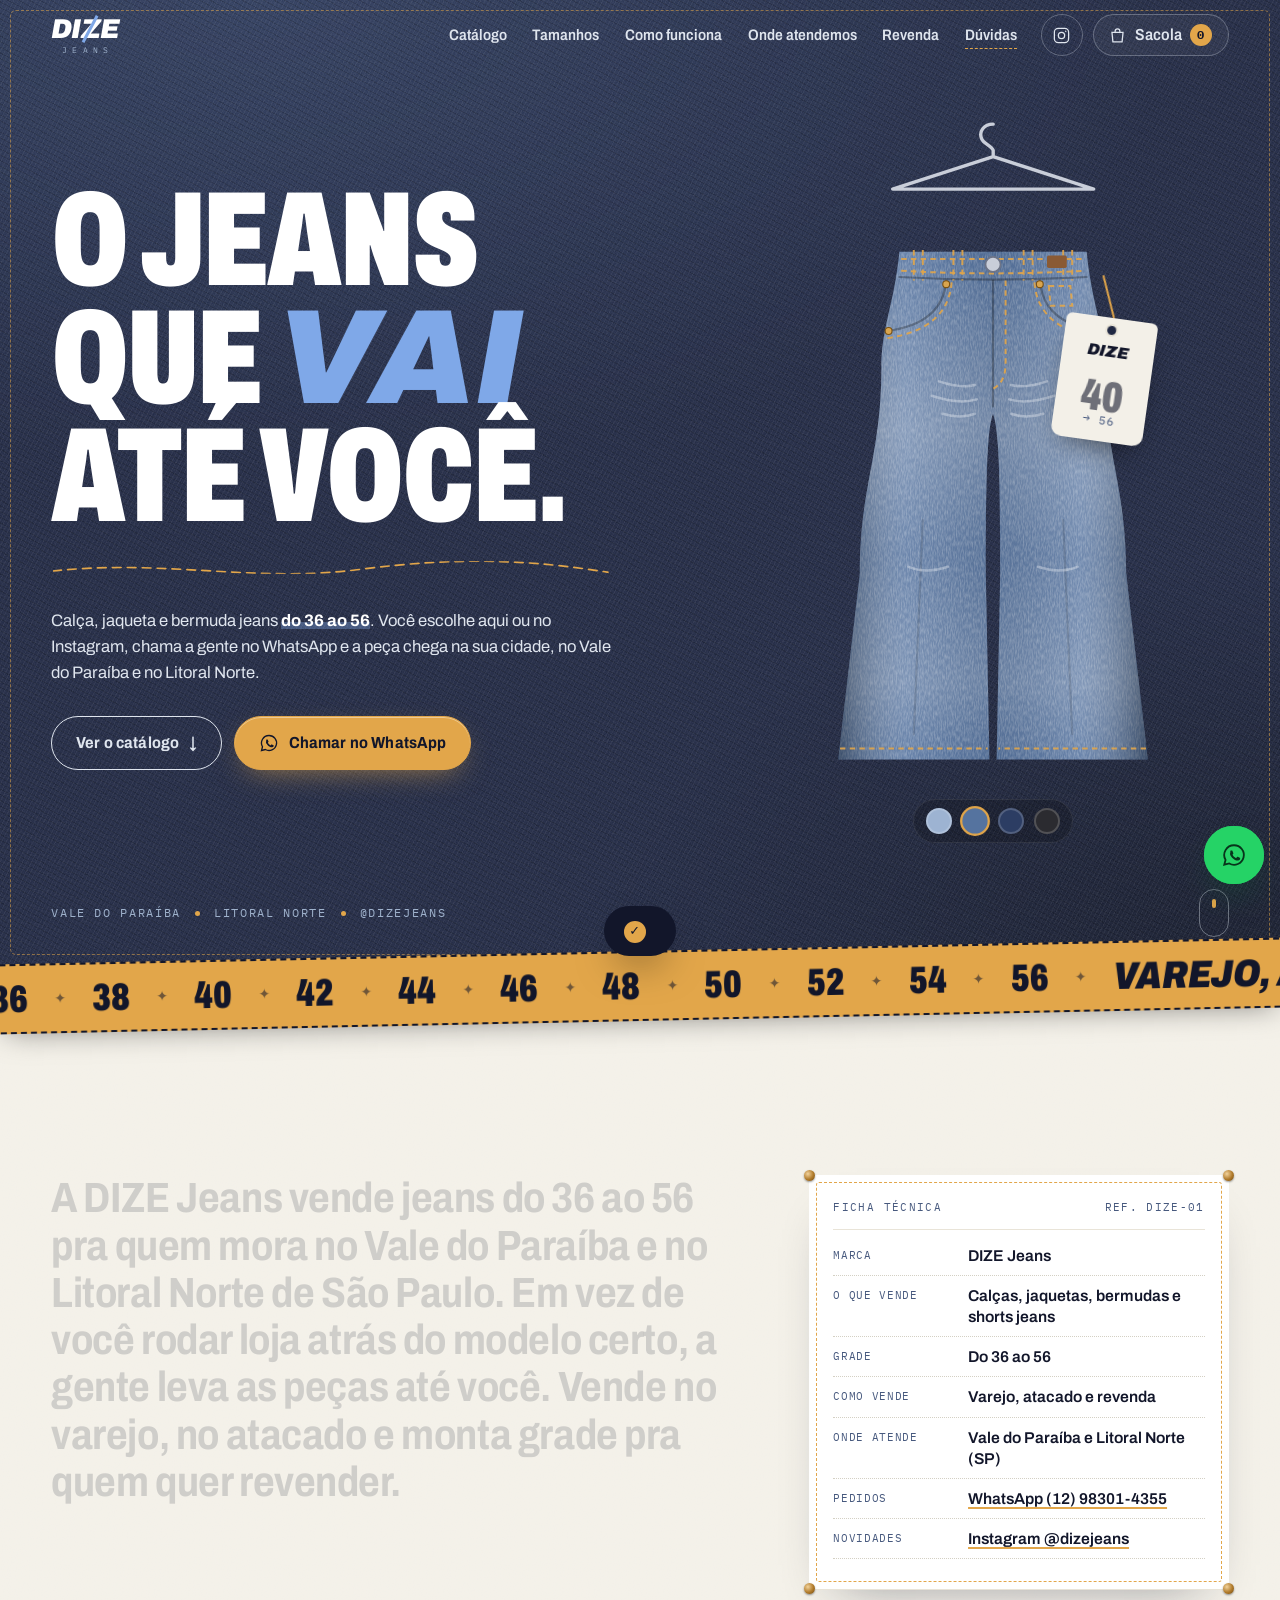
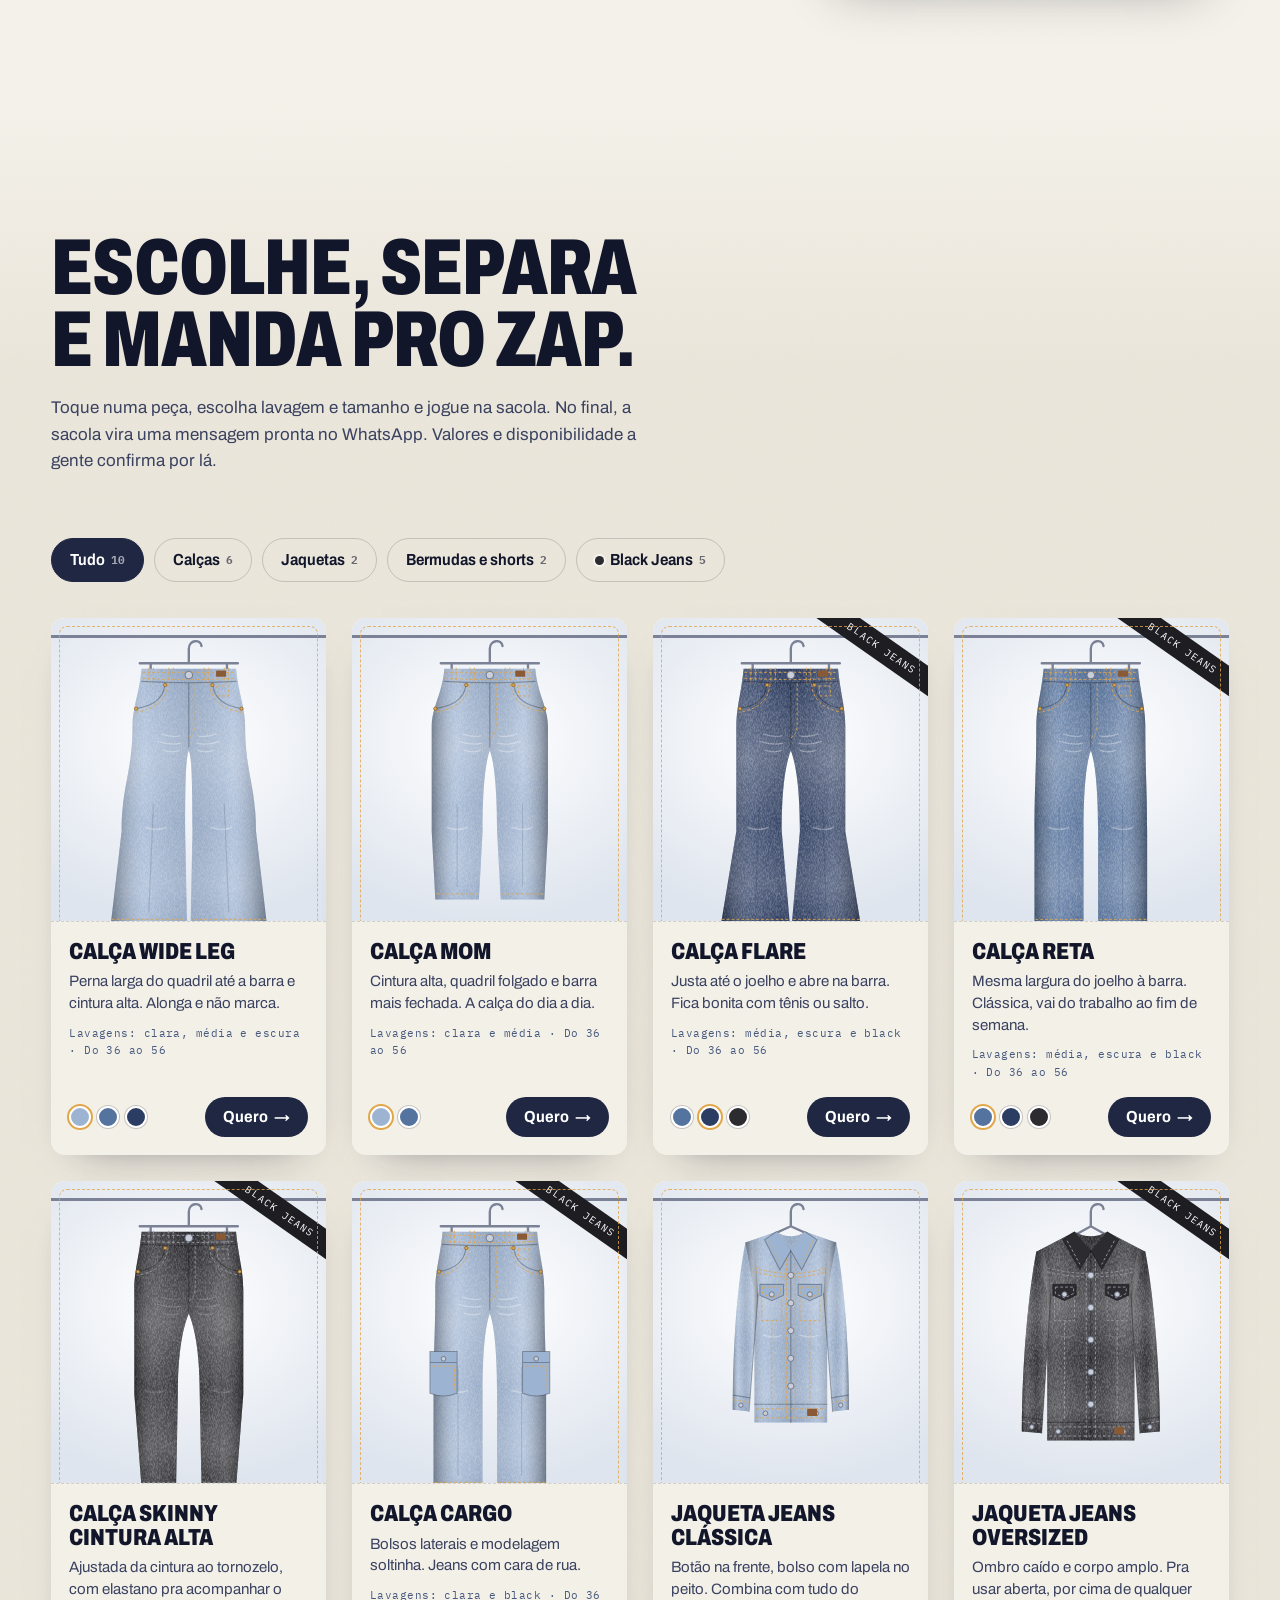
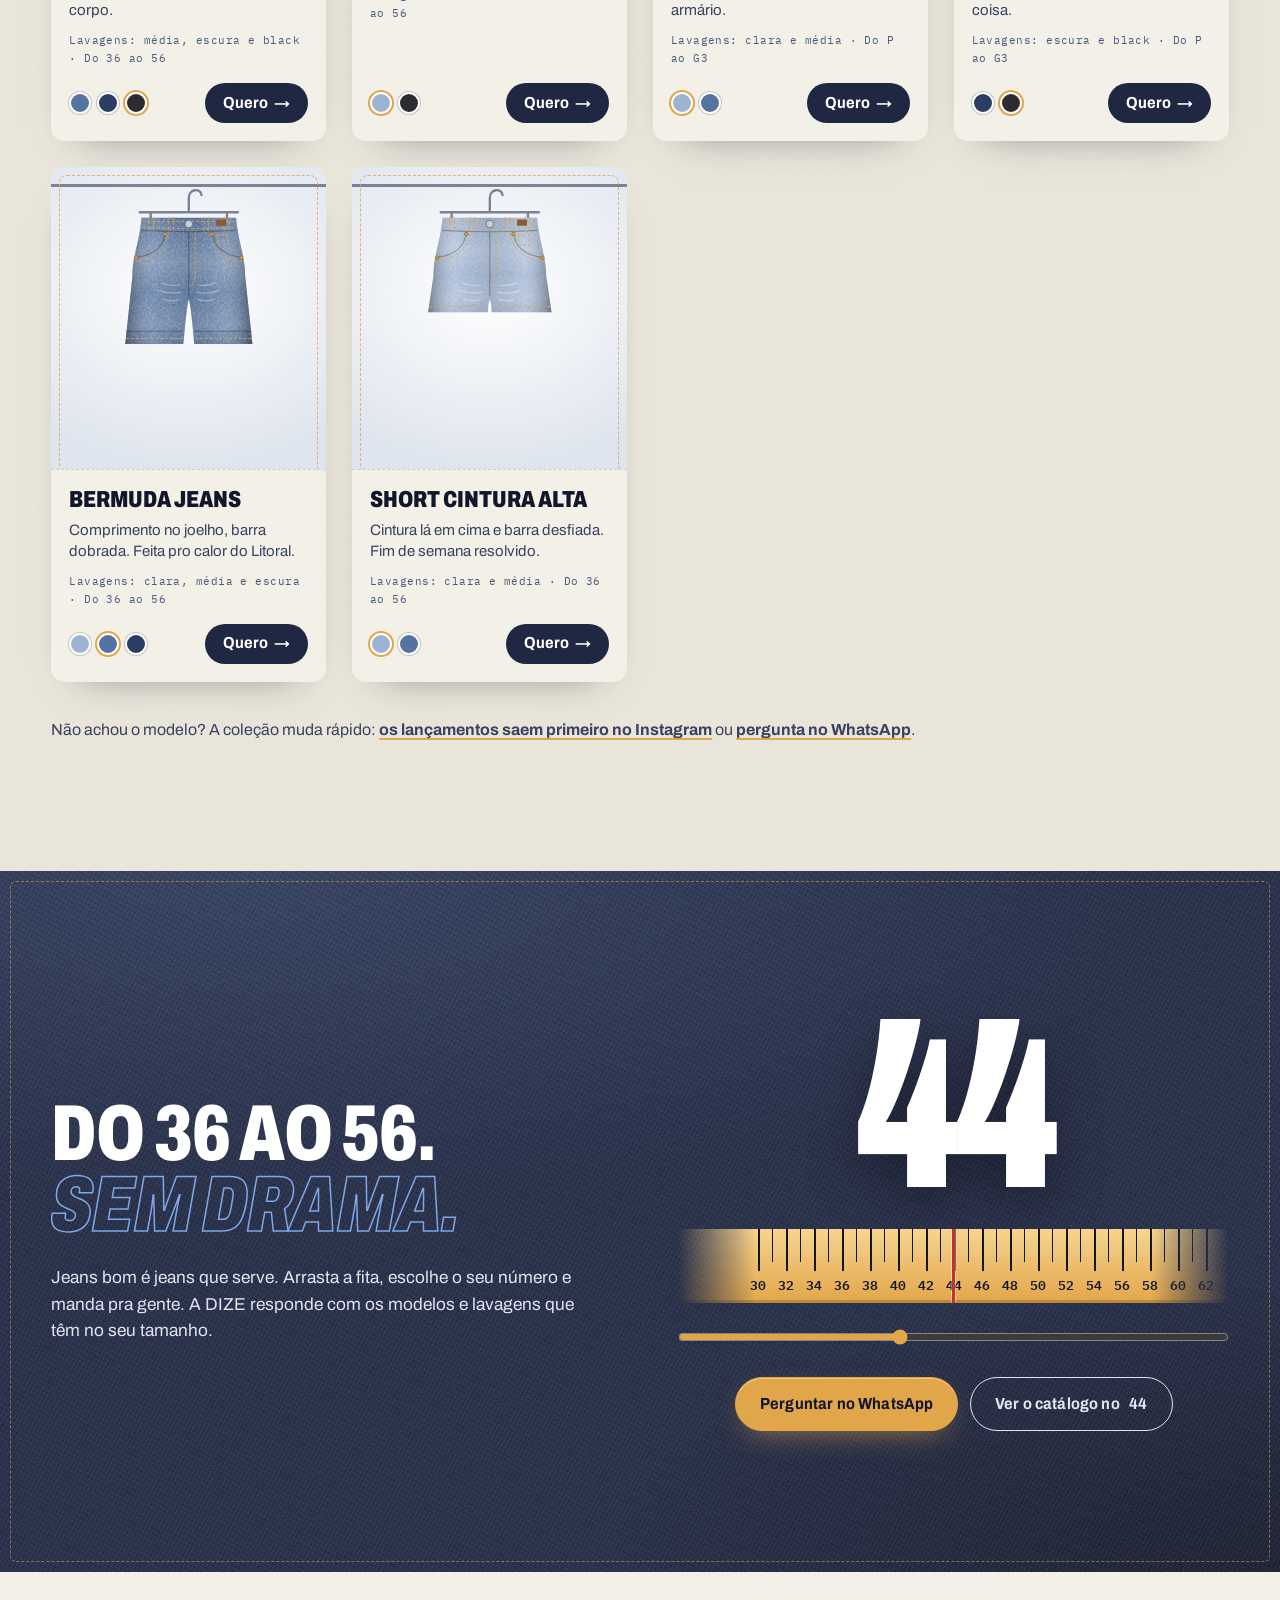
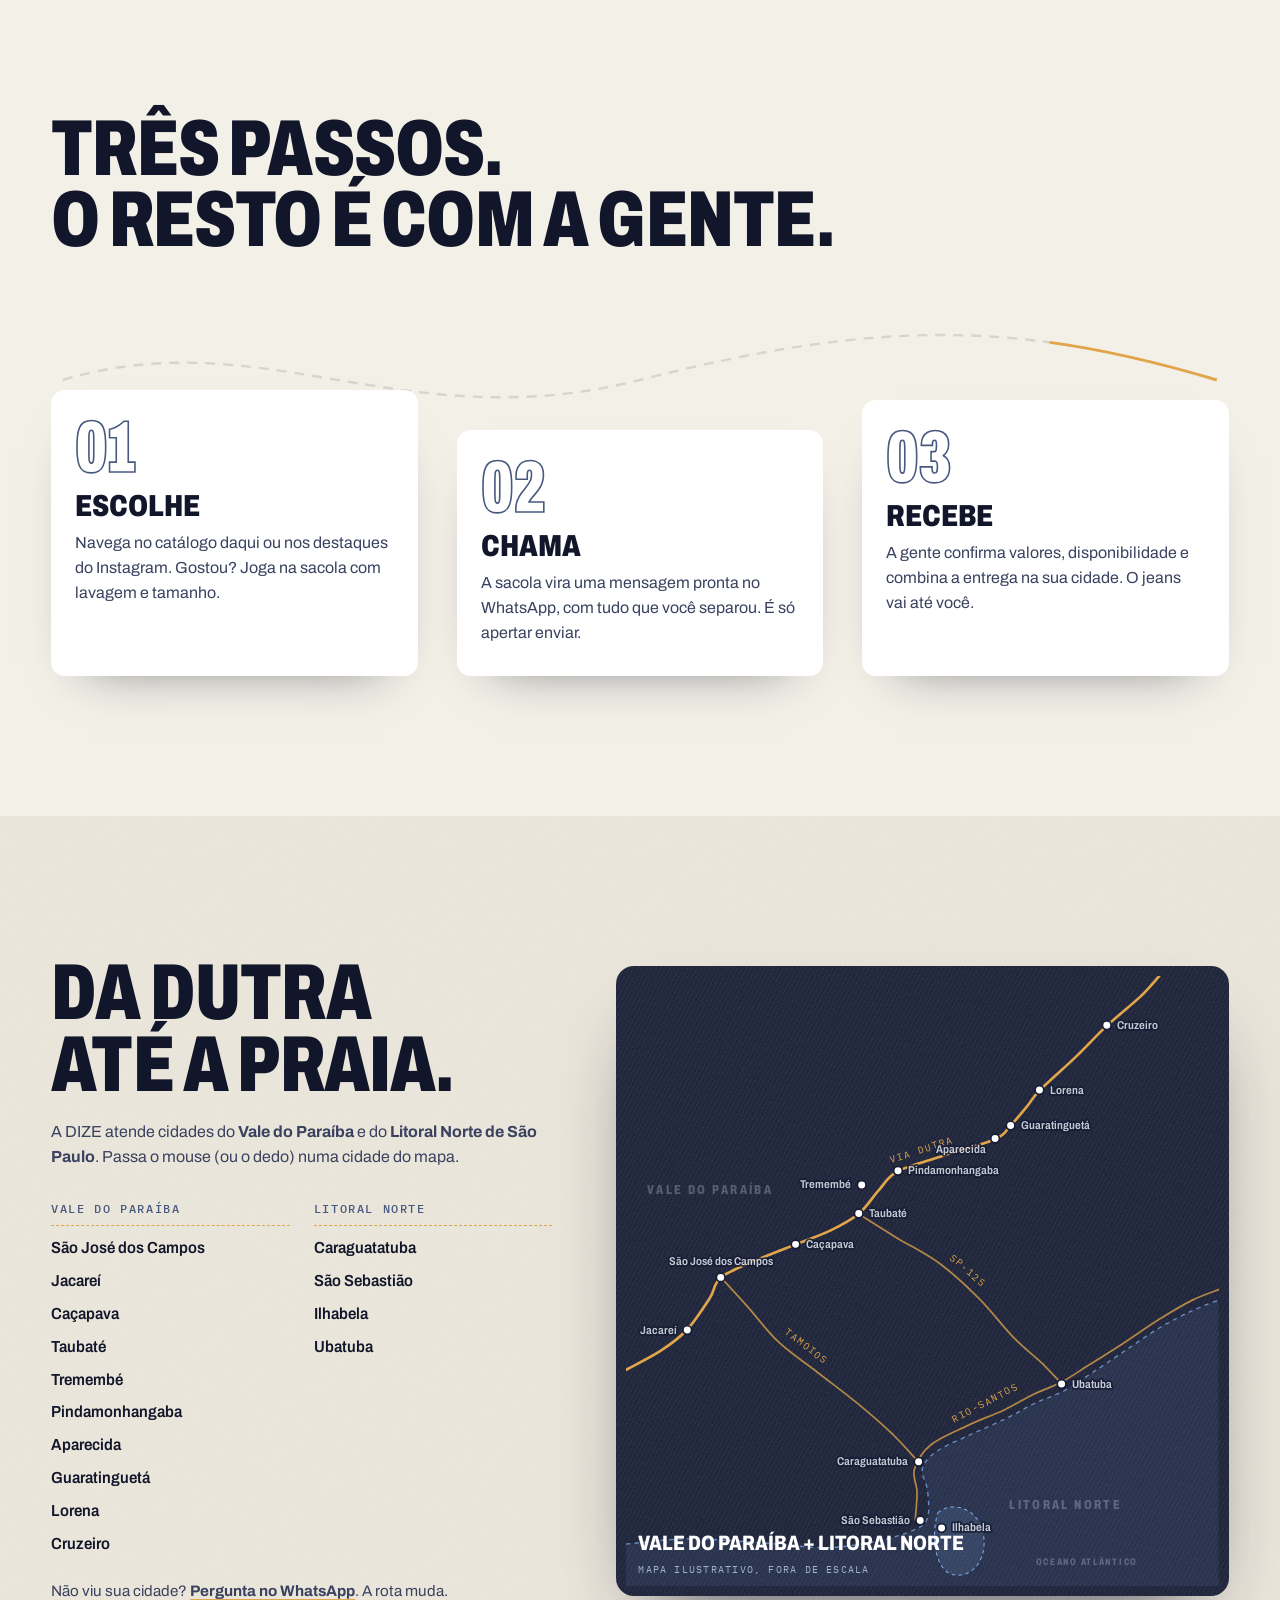
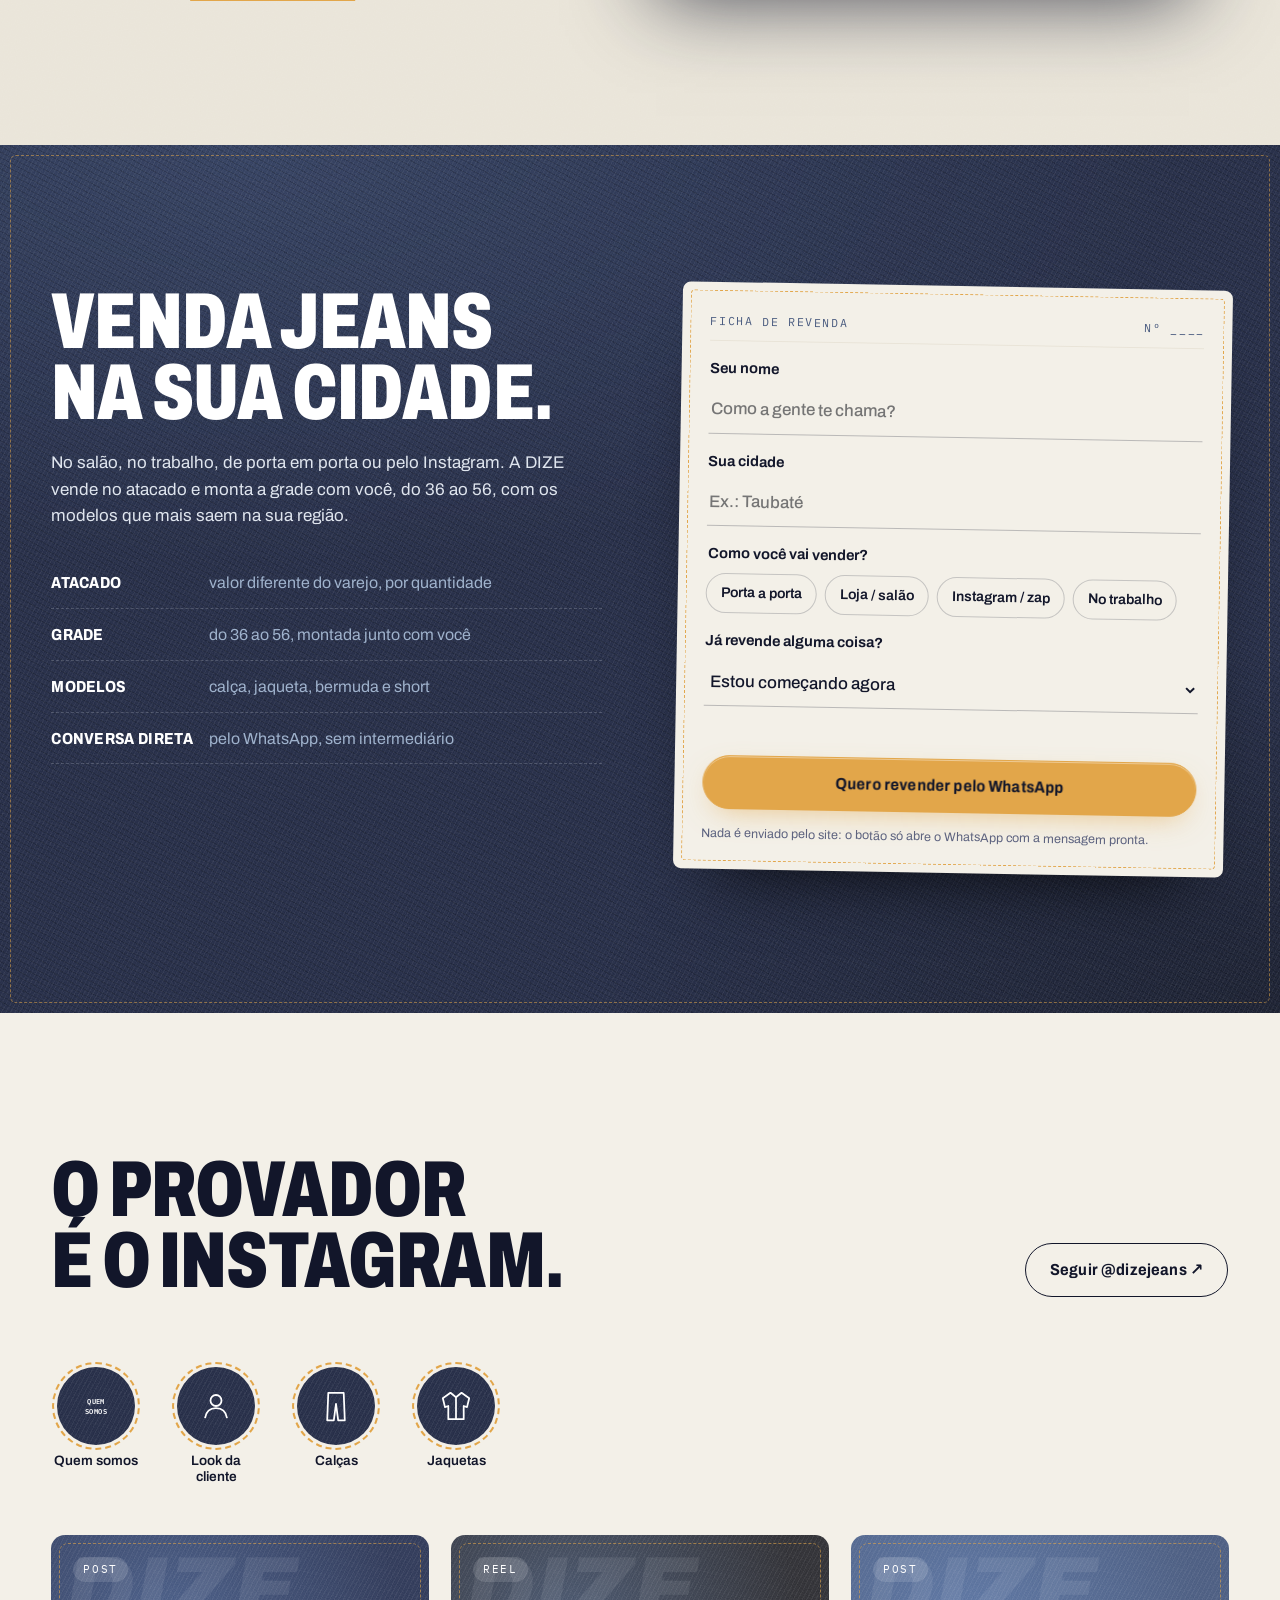
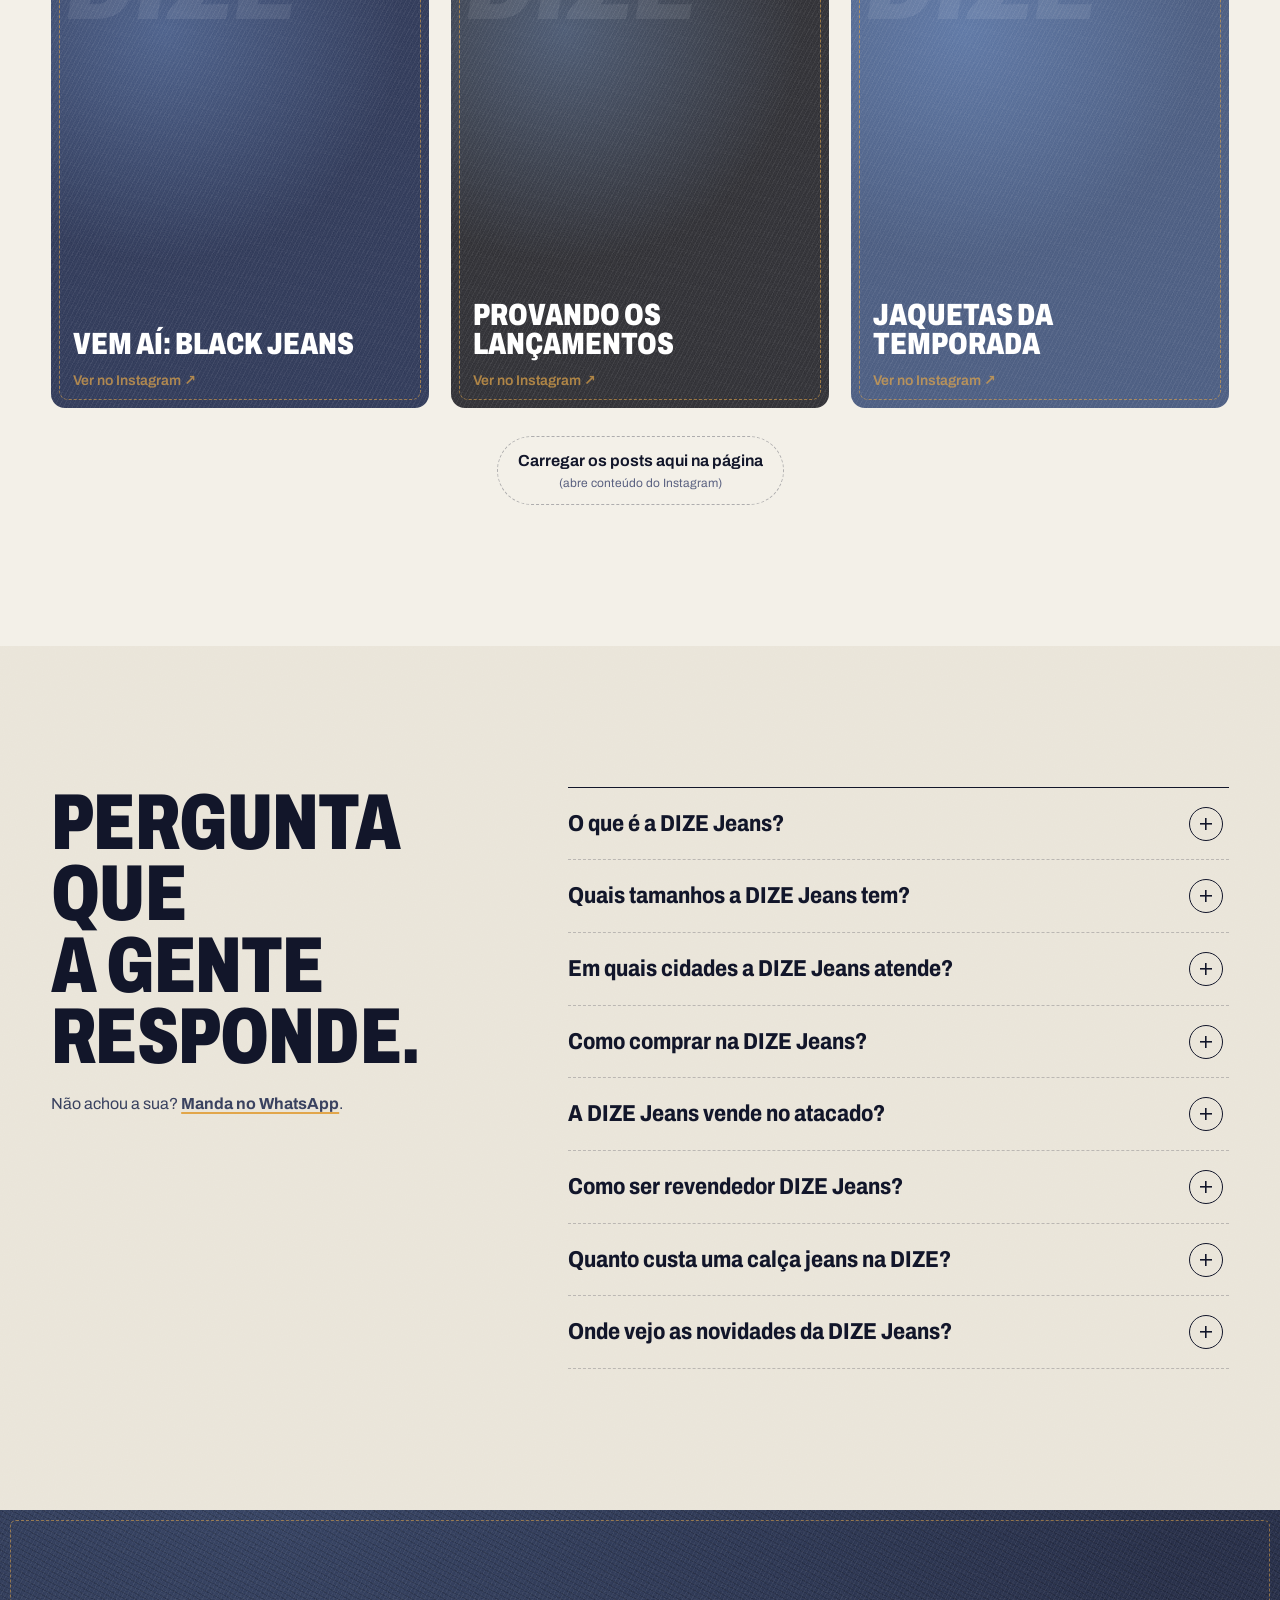
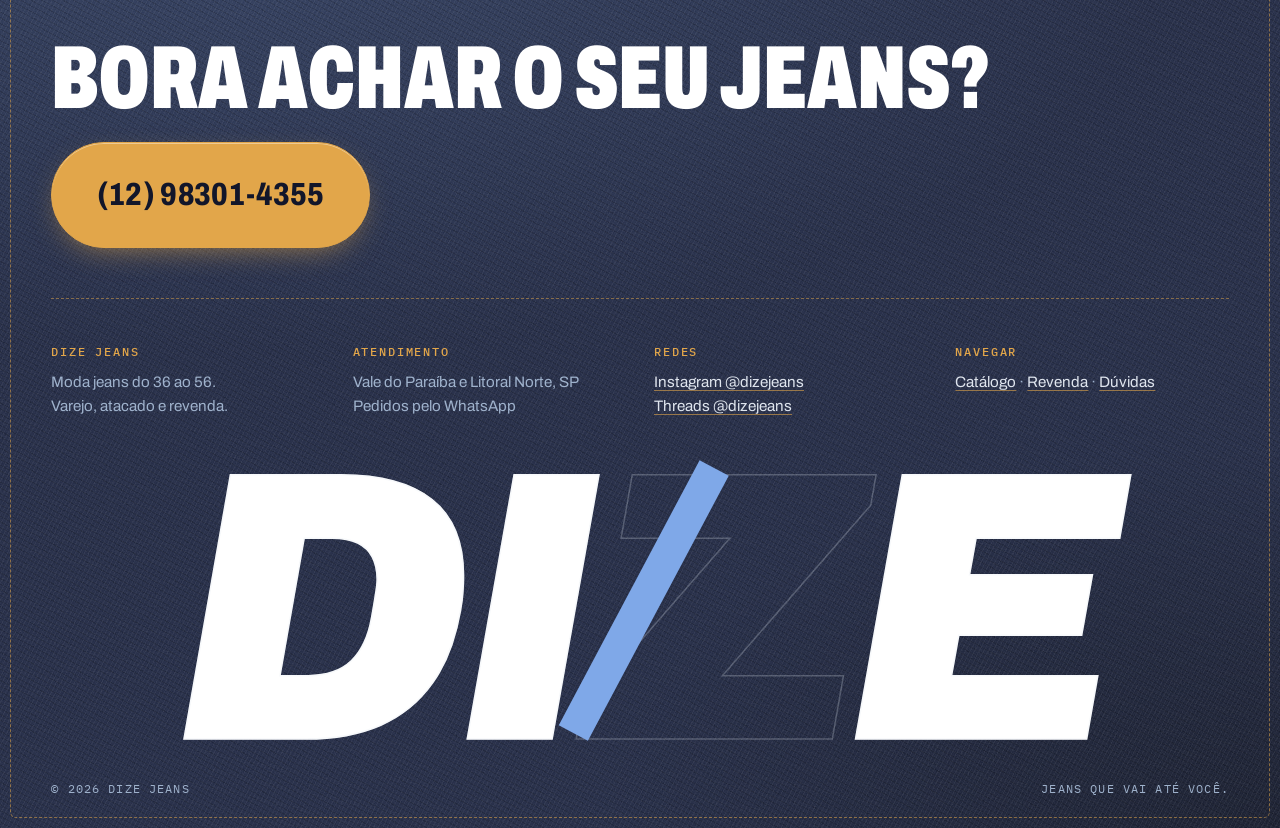
<file: index.html>
<!doctype html>
<html lang="pt-BR">
<head>
<meta charset="utf-8">
<meta name="viewport" content="width=device-width, initial-scale=1, viewport-fit=cover">
<title>DIZE Jeans | Jeans do 36 ao 56 no Vale do Paraíba e Litoral Norte</title>
<meta name="description" content="DIZE Jeans: calças, jaquetas e bermudas jeans do 36 ao 56. Varejo, atacado e revenda no Vale do Paraíba e Litoral Norte de SP. Escolha no catálogo e peça pelo WhatsApp.">
<link rel="canonical" href="https://dizejeans.com.br/">
<meta name="robots" content="index, follow, max-image-preview:large, max-snippet:-1, max-video-preview:-1">
<meta name="theme-color" content="#1f2742">
<meta name="author" content="DIZE Jeans">
<meta name="geo.region" content="BR-SP">
<meta name="geo.placename" content="Vale do Paraíba e Litoral Norte, São Paulo">
<link rel="alternate" hreflang="pt-BR" href="https://dizejeans.com.br/">
<link rel="alternate" type="text/markdown" title="Resumo para IAs (llms.txt)" href="/llms.txt">

<meta property="og:type" content="website">
<meta property="og:locale" content="pt_BR">
<meta property="og:site_name" content="DIZE Jeans">
<meta property="og:title" content="DIZE Jeans | O jeans que vai até você">
<meta property="og:description" content="Calças, jaquetas e bermudas jeans do 36 ao 56. Varejo, atacado e revenda no Vale do Paraíba e Litoral Norte. Pedido pelo WhatsApp.">
<meta property="og:url" content="https://dizejeans.com.br/">
<meta property="og:image" content="https://dizejeans.com.br/assets/img/og-dize-jeans.jpg">
<meta property="og:image:width" content="1200">
<meta property="og:image:height" content="630">
<meta property="og:image:alt" content="Logo DIZE Jeans sobre fundo jeans índigo com o texto: o jeans que vai até você.">
<meta name="twitter:card" content="summary_large_image">
<meta name="twitter:title" content="DIZE Jeans | O jeans que vai até você">
<meta name="twitter:description" content="Jeans do 36 ao 56 no Vale do Paraíba e Litoral Norte. Varejo, atacado e revenda.">
<meta name="twitter:image" content="https://dizejeans.com.br/assets/img/og-dize-jeans.jpg">

<link rel="icon" href="assets/img/favicon.svg" type="image/svg+xml">
<link rel="apple-touch-icon" href="assets/img/apple-touch-icon.png">
<link rel="manifest" href="site.webmanifest">

<link rel="preconnect" href="https://fonts.googleapis.com">
<link rel="preconnect" href="https://fonts.gstatic.com" crossorigin>
<link rel="stylesheet" href="https://fonts.googleapis.com/css2?family=Archivo:ital,wdth,wght@0,62..125,300..900;1,62..125,300..900&family=IBM+Plex+Mono:wght@400;500;600&display=swap">
<link rel="stylesheet" href="assets/css/style.css">
<script>
  (function (d) {
    d.classList.add('js');
    try {
      if (!sessionStorage.getItem('dize-intro') && !matchMedia('(prefers-reduced-motion: reduce)').matches) {
        d.classList.add('com-intro');
        sessionStorage.setItem('dize-intro', '1');
      }
    } catch (e) {}
  })(document.documentElement);
</script>

<script type="application/ld+json">
{
  "@context": "https://schema.org",
  "@graph": [
    {
      "@type": ["ClothingStore", "Organization"],
      "@id": "https://dizejeans.com.br/#loja",
      "name": "DIZE Jeans",
      "alternateName": ["Dize Jeans", "DIZE JEANS Varejo, Atacado e Revenda", "dizejeans"],
      "slogan": "O jeans que vai até você",
      "description": "A DIZE Jeans vende moda jeans (calças, jaquetas, bermudas e shorts) do tamanho 36 ao 56 no varejo, no atacado e para revendedores. Atende cidades do Vale do Paraíba e do Litoral Norte de São Paulo, levando as peças até o cliente. Os pedidos são feitos pelo WhatsApp (12) 98301-4355 e as novidades saem no Instagram @dizejeans.",
      "url": "https://dizejeans.com.br/",
      "logo": "https://dizejeans.com.br/assets/img/logo-dize-jeans.png",
      "image": "https://dizejeans.com.br/assets/img/og-dize-jeans.jpg",
      "telephone": "+55-12-98301-4355",
      "sameAs": [
        "https://www.instagram.com/dizejeans/",
        "https://www.threads.net/@dizejeans",
        "https://wa.me/5512983014355"
      ],
      "address": { "@type": "PostalAddress", "addressRegion": "SP", "addressCountry": "BR" },
      "contactPoint": [{
        "@type": "ContactPoint",
        "telephone": "+55-12-98301-4355",
        "contactType": "sales",
        "areaServed": "BR-SP",
        "availableLanguage": "Portuguese",
        "url": "https://wa.me/5512983014355"
      }],
      "areaServed": [
        { "@type": "AdministrativeArea", "name": "Vale do Paraíba, São Paulo" },
        { "@type": "AdministrativeArea", "name": "Litoral Norte de São Paulo" },
        { "@type": "City", "name": "São José dos Campos" },
        { "@type": "City", "name": "Jacareí" },
        { "@type": "City", "name": "Caçapava" },
        { "@type": "City", "name": "Taubaté" },
        { "@type": "City", "name": "Tremembé" },
        { "@type": "City", "name": "Pindamonhangaba" },
        { "@type": "City", "name": "Aparecida" },
        { "@type": "City", "name": "Guaratinguetá" },
        { "@type": "City", "name": "Lorena" },
        { "@type": "City", "name": "Cruzeiro" },
        { "@type": "City", "name": "Caraguatatuba" },
        { "@type": "City", "name": "São Sebastião" },
        { "@type": "City", "name": "Ilhabela" },
        { "@type": "City", "name": "Ubatuba" }
      ],
      "knowsAbout": ["calça jeans", "jaqueta jeans", "jeans plus size", "jeans do 36 ao 56", "atacado de jeans", "revenda de jeans", "calça wide leg", "calça mom", "calça flare"],
      "hasOfferCatalog": {
        "@type": "OfferCatalog",
        "name": "Catálogo DIZE Jeans",
        "url": "https://dizejeans.com.br/#catalogo",
        "itemListElement": [
          { "@type": "OfferCatalog", "name": "Calças jeans", "itemListElement": [
            { "@type": "Offer", "availability": "https://schema.org/InStock", "itemOffered": { "@type": "Product", "name": "Calça Jeans Wide Leg", "category": "Calças jeans", "brand": { "@type": "Brand", "name": "DIZE Jeans" }, "size": "36 ao 56", "color": "Lavagem clara, média e escura" } },
            { "@type": "Offer", "availability": "https://schema.org/InStock", "itemOffered": { "@type": "Product", "name": "Calça Jeans Mom", "category": "Calças jeans", "brand": { "@type": "Brand", "name": "DIZE Jeans" }, "size": "36 ao 56", "color": "Lavagem clara e média" } },
            { "@type": "Offer", "availability": "https://schema.org/InStock", "itemOffered": { "@type": "Product", "name": "Calça Jeans Flare", "category": "Calças jeans", "brand": { "@type": "Brand", "name": "DIZE Jeans" }, "size": "36 ao 56", "color": "Lavagem média, escura e black" } },
            { "@type": "Offer", "availability": "https://schema.org/InStock", "itemOffered": { "@type": "Product", "name": "Calça Jeans Reta", "category": "Calças jeans", "brand": { "@type": "Brand", "name": "DIZE Jeans" }, "size": "36 ao 56", "color": "Lavagem média, escura e black" } },
            { "@type": "Offer", "availability": "https://schema.org/InStock", "itemOffered": { "@type": "Product", "name": "Calça Jeans Skinny Cintura Alta", "category": "Calças jeans", "brand": { "@type": "Brand", "name": "DIZE Jeans" }, "size": "36 ao 56", "color": "Lavagem média, escura e black" } },
            { "@type": "Offer", "availability": "https://schema.org/InStock", "itemOffered": { "@type": "Product", "name": "Calça Jeans Cargo", "category": "Calças jeans", "brand": { "@type": "Brand", "name": "DIZE Jeans" }, "size": "36 ao 56", "color": "Lavagem clara e black" } }
          ]},
          { "@type": "OfferCatalog", "name": "Jaquetas jeans", "itemListElement": [
            { "@type": "Offer", "availability": "https://schema.org/InStock", "itemOffered": { "@type": "Product", "name": "Jaqueta Jeans Clássica", "category": "Jaquetas jeans", "brand": { "@type": "Brand", "name": "DIZE Jeans" }, "color": "Lavagem clara e média" } },
            { "@type": "Offer", "availability": "https://schema.org/InStock", "itemOffered": { "@type": "Product", "name": "Jaqueta Jeans Oversized", "category": "Jaquetas jeans", "brand": { "@type": "Brand", "name": "DIZE Jeans" }, "color": "Lavagem escura e black" } }
          ]},
          { "@type": "OfferCatalog", "name": "Bermudas e shorts jeans", "itemListElement": [
            { "@type": "Offer", "availability": "https://schema.org/InStock", "itemOffered": { "@type": "Product", "name": "Bermuda Jeans", "category": "Bermudas jeans", "brand": { "@type": "Brand", "name": "DIZE Jeans" }, "size": "36 ao 56", "color": "Lavagem clara, média e escura" } },
            { "@type": "Offer", "availability": "https://schema.org/InStock", "itemOffered": { "@type": "Product", "name": "Short Jeans Cintura Alta", "category": "Shorts jeans", "brand": { "@type": "Brand", "name": "DIZE Jeans" }, "size": "36 ao 56", "color": "Lavagem clara e média" } }
          ]}
        ]
      }
    },
    {
      "@type": "WebSite",
      "@id": "https://dizejeans.com.br/#site",
      "url": "https://dizejeans.com.br/",
      "name": "DIZE Jeans",
      "inLanguage": "pt-BR",
      "publisher": { "@id": "https://dizejeans.com.br/#loja" }
    },
    {
      "@type": "WebPage",
      "@id": "https://dizejeans.com.br/#pagina",
      "url": "https://dizejeans.com.br/",
      "name": "DIZE Jeans | Jeans do 36 ao 56 no Vale do Paraíba e Litoral Norte",
      "isPartOf": { "@id": "https://dizejeans.com.br/#site" },
      "about": { "@id": "https://dizejeans.com.br/#loja" },
      "primaryImageOfPage": "https://dizejeans.com.br/assets/img/og-dize-jeans.jpg",
      "inLanguage": "pt-BR",
      "speakable": { "@type": "SpeakableSpecification", "cssSelector": ["#resumo", "#faq"] }
    },
    {
      "@type": "FAQPage",
      "@id": "https://dizejeans.com.br/#faq",
      "mainEntity": [
        { "@type": "Question", "name": "O que é a DIZE Jeans?", "acceptedAnswer": { "@type": "Answer", "text": "A DIZE Jeans é uma marca de moda jeans que vende calças, jaquetas, bermudas e shorts do 36 ao 56, no varejo, no atacado e para revendedores, atendendo o Vale do Paraíba e o Litoral Norte de São Paulo. O lema é “o jeans que vai até você”: o atendimento é pelo WhatsApp e as peças chegam até o cliente." } },
        { "@type": "Question", "name": "Quais tamanhos a DIZE Jeans tem?", "acceptedAnswer": { "@type": "Answer", "text": "A grade da DIZE Jeans vai do 36 ao 56. A disponibilidade de cada número muda conforme o modelo e a lavagem, então vale confirmar pelo WhatsApp (12) 98301-4355 antes de fechar o pedido." } },
        { "@type": "Question", "name": "Em quais cidades a DIZE Jeans atende?", "acceptedAnswer": { "@type": "Answer", "text": "A DIZE Jeans atende cidades do Vale do Paraíba e do Litoral Norte de São Paulo, como São José dos Campos, Jacareí, Caçapava, Taubaté, Tremembé, Pindamonhangaba, Aparecida, Guaratinguetá, Lorena, Cruzeiro, Caraguatatuba, São Sebastião, Ilhabela e Ubatuba. Se a sua cidade não estiver na lista, pergunte pelo WhatsApp." } },
        { "@type": "Question", "name": "Como comprar na DIZE Jeans?", "acceptedAnswer": { "@type": "Answer", "text": "Escolha as peças no catálogo do site ou no Instagram @dizejeans, coloque modelo, lavagem e tamanho na sacola e toque em enviar: o site monta a mensagem pronta no WhatsApp (12) 98301-4355. A equipe confirma valores, disponibilidade e combina a entrega na sua cidade." } },
        { "@type": "Question", "name": "A DIZE Jeans vende no atacado?", "acceptedAnswer": { "@type": "Answer", "text": "Sim. A DIZE Jeans vende no varejo e no atacado. Os valores mudam conforme a quantidade; peça a tabela atualizada pelo WhatsApp (12) 98301-4355." } },
        { "@type": "Question", "name": "Como ser revendedor DIZE Jeans?", "acceptedAnswer": { "@type": "Answer", "text": "Preencha o formulário de revenda no site com nome, cidade e como você pretende vender. O formulário abre uma conversa no WhatsApp com a DIZE, que explica as condições e ajuda a montar a sua grade do 36 ao 56." } },
        { "@type": "Question", "name": "Quanto custa uma calça jeans na DIZE?", "acceptedAnswer": { "@type": "Answer", "text": "O preço varia por modelo e por tipo de compra (varejo, atacado ou revenda). A DIZE Jeans passa os valores atualizados pelo WhatsApp (12) 98301-4355." } },
        { "@type": "Question", "name": "Onde vejo as novidades da DIZE Jeans?", "acceptedAnswer": { "@type": "Answer", "text": "No Instagram @dizejeans (instagram.com/dizejeans). Os destaques Calças, Jaquetas, Look da Cliente e Quem Somos mostram as peças e as clientes usando." } }
      ]
    }
  ]
}
</script>
</head>
<body>
<a class="skip" href="#conteudo">Pular para o conteúdo</a>

<!-- Defs globais das ilustrações de jeans (decorativo) -->
<svg class="defs" width="0" height="0" aria-hidden="true" focusable="false">
  <defs>
    <filter id="f-trama" x="0" y="0" width="100%" height="100%">
      <feTurbulence type="fractalNoise" baseFrequency="1.4 .35" numOctaves="2" seed="7" result="n"/>
      <feColorMatrix in="n" type="matrix" values="0 0 0 0 1  0 0 0 0 1  0 0 0 0 1  0 0 0 .55 -.18"/>
      <feComposite in2="SourceGraphic" operator="in"/>
    </filter>
    <linearGradient id="g-volume" x1="0" x2="1">
      <stop offset="0" stop-color="#000" stop-opacity=".34"/>
      <stop offset=".22" stop-color="#fff" stop-opacity=".10"/>
      <stop offset=".5" stop-color="#000" stop-opacity=".08"/>
      <stop offset=".78" stop-color="#fff" stop-opacity=".12"/>
      <stop offset="1" stop-color="#000" stop-opacity=".36"/>
    </linearGradient>
    <linearGradient id="g-desbotado" x1="0" y1="0" x2="0" y2="1">
      <stop offset="0" stop-color="#fff" stop-opacity="0"/>
      <stop offset=".35" stop-color="#fff" stop-opacity=".22"/>
      <stop offset=".6" stop-color="#fff" stop-opacity=".05"/>
      <stop offset=".85" stop-color="#fff" stop-opacity=".16"/>
      <stop offset="1" stop-color="#fff" stop-opacity="0"/>
    </linearGradient>
  </defs>
</svg>

<div class="intro" aria-hidden="true">
  <div class="intro__panel"></div>
  <div class="intro__word"><span>D</span><span>I</span><span>Z</span><span>E</span></div>
  <div class="intro__seam"></div>
</div>

<header class="topo" id="topo">
  <div class="topo__in">
    <a class="marca" href="#inicio" aria-label="DIZE Jeans, voltar ao início">
      <span class="marca__palavra">DI<span class="marca__z">Z</span>E</span>
      <span class="marca__sub">JEANS</span>
    </a>
    <nav class="menu" aria-label="Principal">
      <ul>
        <li><a href="#catalogo">Catálogo</a></li>
        <li><a href="#tamanhos">Tamanhos</a></li>
        <li><a href="#como-funciona">Como funciona</a></li>
        <li><a href="#onde-atendemos">Onde atendemos</a></li>
        <li><a href="#revenda">Revenda</a></li>
        <li><a href="#faq">Dúvidas</a></li>
      </ul>
    </nav>
    <div class="topo__acoes">
      <a class="ig-link" href="https://www.instagram.com/dizejeans/" target="_blank" rel="noopener" aria-label="Instagram @dizejeans">
        <svg viewBox="0 0 24 24" aria-hidden="true"><rect x="3" y="3" width="18" height="18" rx="5"/><circle cx="12" cy="12" r="4"/><circle cx="17.3" cy="6.7" r=".9" class="cheio"/></svg>
      </a>
      <button class="btn-sacola" type="button" data-abrir-sacola aria-label="Abrir sacola">
        <svg viewBox="0 0 24 24" aria-hidden="true"><path d="M5 8h14l-1.2 12H6.2z"/><path d="M9 8V6.5a3 3 0 0 1 6 0V8"/></svg>
        <span>Sacola</span>
        <b class="btn-sacola__n" data-contador>0</b>
      </button>
      <button class="hamburguer" type="button" aria-expanded="false" aria-controls="menu-mobile" aria-label="Abrir menu"><i></i><i></i></button>
    </div>
  </div>
  <div class="menu-mobile" id="menu-mobile" hidden>
    <a href="#catalogo">Catálogo</a>
    <a href="#tamanhos">Tamanhos</a>
    <a href="#como-funciona">Como funciona</a>
    <a href="#onde-atendemos">Onde atendemos</a>
    <a href="#revenda">Seja revendedor</a>
    <a href="#faq">Dúvidas</a>
    <a href="https://www.instagram.com/dizejeans/" target="_blank" rel="noopener">Instagram ↗</a>
  </div>
</header>

<main id="conteudo">

  <!-- HERO -->
  <section class="hero denim" id="inicio" aria-labelledby="titulo-hero">
    <div class="hero__grid">
      <div class="hero__texto">
        <h1 id="titulo-hero" class="hero__titulo">
          <span class="sr-only">DIZE Jeans: </span>
          <span class="linha"><span>O jeans</span></span>
          <span class="linha"><span>que <em>vai</em></span></span>
          <span class="linha"><span>até você.</span></span>
        </h1>
        <svg class="hero__costura" viewBox="0 0 600 40" preserveAspectRatio="none" aria-hidden="true">
          <path d="M2 20 C 120 4, 220 36, 330 18 S 520 6, 598 22"/>
        </svg>
        <p class="hero__sub" data-anim="fade">Calça, jaqueta e bermuda jeans <strong>do 36 ao 56</strong>. Você escolhe aqui ou no Instagram, chama a gente no WhatsApp e a peça chega na sua cidade, no Vale do Paraíba e no Litoral Norte.</p>
        <div class="hero__ctas" data-anim="fade">
          <a class="btn btn--linha" href="#catalogo" data-magnetico>Ver o catálogo <span aria-hidden="true">↓</span></a>
          <a class="btn btn--zap" href="https://wa.me/5512983014355?text=Ol%C3%A1%2C%20DIZE!%20Vim%20pelo%20site%20e%20quero%20ver%20os%20modelos." target="_blank" rel="noopener" data-magnetico data-zap-origem="hero">
            <svg viewBox="0 0 24 24" aria-hidden="true"><path d="M12 3a9 9 0 0 0-7.8 13.5L3 21l4.6-1.2A9 9 0 1 0 12 3z"/><path d="M8.6 8.4c.2-.5.5-.5.8-.5h.6c.2 0 .4 0 .6.5l.8 1.9c.1.2 0 .4-.1.6l-.5.6c-.1.2-.2.3 0 .6.7 1.2 1.6 2 2.8 2.6.3.1.5.1.6-.1l.7-.8c.2-.2.4-.2.6-.1l1.8.9c.3.1.4.2.4.4 0 .7-.3 1.5-1.2 1.9-.8.4-1.9.4-3.6-.4-2.2-1-3.6-3.1-4-3.8-.5-.8-.8-1.9-.3-2.9z" class="cheio"/></svg>
            Chamar no WhatsApp
          </a>
        </div>
      </div>

      <div class="hero__peca" aria-hidden="true">
        <div class="cabide">
          <svg class="cabide__gancho" viewBox="0 0 220 70"><path d="M110 4c-9 0-14 7-11 14 2 5 9 6 11 11v6L14 66h192l-96-31"/></svg>
          <div class="hero__jeans" data-roupa data-fit="wide" data-wash="medio" data-hero></div>
          <div class="tag-papel" data-tag-hero>
            <span class="tag-papel__furo"></span>
            <span class="tag-papel__marca">DIZE</span>
            <span class="tag-papel__num" data-contador-tamanho>36</span>
            <span class="tag-papel__ate">→ 56</span>
          </div>
        </div>
        <div class="hero__lavagens" role="group" aria-label="Trocar lavagem da ilustração">
          <button type="button" data-hero-wash="claro" style="--c:#9db3d2"><span class="sr-only">Clara</span></button>
          <button type="button" data-hero-wash="medio" style="--c:#55739f" aria-pressed="true"><span class="sr-only">Média</span></button>
          <button type="button" data-hero-wash="escuro" style="--c:#2c3d63"><span class="sr-only">Escura</span></button>
          <button type="button" data-hero-wash="black" style="--c:#2b2b30"><span class="sr-only">Black</span></button>
        </div>
      </div>
    </div>

    <div class="hero__rodape">
      <span>Vale do Paraíba</span><span class="ponto"></span><span>Litoral Norte</span><span class="ponto"></span><span>@dizejeans</span>
      <a class="hero__rolar" href="#resumo" aria-label="Rolar para baixo"><i></i></a>
    </div>
  </section>

  <!-- FITA -->
  <div class="fita" aria-hidden="true">
    <div class="fita__trilho">
      <span>36</span><b>✦</b><span>38</span><b>✦</b><span>40</span><b>✦</b><span>42</span><b>✦</b><span>44</span><b>✦</b><span>46</span><b>✦</b><span>48</span><b>✦</b><span>50</span><b>✦</b><span>52</span><b>✦</b><span>54</span><b>✦</b><span>56</span><b>✦</b><span class="fita__txt">Varejo, atacado e revenda</span><b>✦</b>
      <span>36</span><b>✦</b><span>38</span><b>✦</b><span>40</span><b>✦</b><span>42</span><b>✦</b><span>44</span><b>✦</b><span>46</span><b>✦</b><span>48</span><b>✦</b><span>50</span><b>✦</b><span>52</span><b>✦</b><span>54</span><b>✦</b><span>56</span><b>✦</b><span class="fita__txt">Varejo, atacado e revenda</span><b>✦</b>
    </div>
  </div>

  <!-- RESUMO / QUEM SOMOS -->
  <section class="resumo" id="resumo" aria-labelledby="titulo-resumo">
    <div class="wrap">
      <h2 id="titulo-resumo" class="sr-only">Quem é a DIZE Jeans</h2>
      <p class="manifesto" data-manifesto>A DIZE Jeans vende jeans do 36 ao 56 pra quem mora no Vale do Paraíba e no Litoral Norte de São Paulo. Em vez de você rodar loja atrás do modelo certo, a gente leva as peças até você. Vende no varejo, no atacado e monta grade pra quem quer revender.</p>

      <div class="ficha" data-anim="sobe">
        <div class="ficha__cabeca">
          <span>Ficha técnica</span>
          <span>Ref. DIZE-01</span>
        </div>
        <dl>
          <div><dt>Marca</dt><dd>DIZE Jeans</dd></div>
          <div><dt>O que vende</dt><dd>Calças, jaquetas, bermudas e shorts jeans</dd></div>
          <div><dt>Grade</dt><dd>Do 36 ao 56</dd></div>
          <div><dt>Como vende</dt><dd>Varejo, atacado e revenda</dd></div>
          <div><dt>Onde atende</dt><dd>Vale do Paraíba e Litoral Norte (SP)</dd></div>
          <div><dt>Pedidos</dt><dd><a href="https://wa.me/5512983014355" target="_blank" rel="noopener" data-zap-origem="ficha">WhatsApp (12) 98301-4355</a></dd></div>
          <div><dt>Novidades</dt><dd><a href="https://www.instagram.com/dizejeans/" target="_blank" rel="noopener">Instagram @dizejeans</a></dd></div>
        </dl>
        <div class="ficha__rebites" aria-hidden="true"><i></i><i></i><i></i><i></i></div>
      </div>
    </div>
  </section>

  <!-- CATÁLOGO -->
  <section class="catalogo" id="catalogo" aria-labelledby="titulo-catalogo">
    <div class="wrap">
      <header class="secao-cabeca">
        <h2 id="titulo-catalogo" class="titulo-secao"><span data-quebra>Escolhe, separa</span> <span data-quebra>e manda pro zap.</span></h2>
        <p class="secao-cabeca__txt">Toque numa peça, escolha lavagem e tamanho e jogue na sacola. No final, a sacola vira uma mensagem pronta no WhatsApp. Valores e disponibilidade a gente confirma por lá.</p>
      </header>

      <div class="filtros" role="toolbar" aria-label="Filtrar catálogo">
        <button type="button" class="chip" data-filtro="todos" aria-pressed="true">Tudo <sup data-qtd="todos"></sup></button>
        <button type="button" class="chip" data-filtro="calcas" aria-pressed="false">Calças <sup data-qtd="calcas"></sup></button>
        <button type="button" class="chip" data-filtro="jaquetas" aria-pressed="false">Jaquetas <sup data-qtd="jaquetas"></sup></button>
        <button type="button" class="chip" data-filtro="bermudas" aria-pressed="false">Bermudas e shorts <sup data-qtd="bermudas"></sup></button>
        <button type="button" class="chip chip--black" data-filtro="black" aria-pressed="false">Black Jeans <sup data-qtd="black"></sup></button>
      </div>

      <div class="vitrine" data-vitrine>
        <article class="produto" id="calca-wide-leg" data-id="calca-wide-leg" data-nome="Calça Wide Leg" data-cat="calcas" data-fit="wide" data-lavagens="claro,medio,escuro">
          <div class="produto__arara"><div class="produto__roupa" data-roupa data-fit="wide" data-wash="claro" aria-hidden="true"></div></div>
          <div class="produto__info">
            <h3>Calça Wide Leg</h3>
            <p>Perna larga do quadril até a barra e cintura alta. Alonga e não marca.</p>
            <p class="produto__meta">Lavagens: clara, média e escura · Do 36 ao 56</p>
            <div class="produto__acoes"><div class="amostras" data-amostras></div><button type="button" class="btn-quero" data-quero>Quero</button></div>
          </div>
        </article>

        <article class="produto" id="calca-mom" data-id="calca-mom" data-nome="Calça Mom" data-cat="calcas" data-fit="mom" data-lavagens="claro,medio">
          <div class="produto__arara"><div class="produto__roupa" data-roupa data-fit="mom" data-wash="claro" aria-hidden="true"></div></div>
          <div class="produto__info">
            <h3>Calça Mom</h3>
            <p>Cintura alta, quadril folgado e barra mais fechada. A calça do dia a dia.</p>
            <p class="produto__meta">Lavagens: clara e média · Do 36 ao 56</p>
            <div class="produto__acoes"><div class="amostras" data-amostras></div><button type="button" class="btn-quero" data-quero>Quero</button></div>
          </div>
        </article>

        <article class="produto" id="calca-flare" data-id="calca-flare" data-nome="Calça Flare" data-cat="calcas black" data-fit="flare" data-lavagens="medio,escuro,black">
          <div class="produto__arara"><div class="produto__roupa" data-roupa data-fit="flare" data-wash="escuro" aria-hidden="true"></div><span class="produto__selo">Black Jeans</span></div>
          <div class="produto__info">
            <h3>Calça Flare</h3>
            <p>Justa até o joelho e abre na barra. Fica bonita com tênis ou salto.</p>
            <p class="produto__meta">Lavagens: média, escura e black · Do 36 ao 56</p>
            <div class="produto__acoes"><div class="amostras" data-amostras></div><button type="button" class="btn-quero" data-quero>Quero</button></div>
          </div>
        </article>

        <article class="produto" id="calca-reta" data-id="calca-reta" data-nome="Calça Reta" data-cat="calcas black" data-fit="reta" data-lavagens="medio,escuro,black">
          <div class="produto__arara"><div class="produto__roupa" data-roupa data-fit="reta" data-wash="medio" aria-hidden="true"></div><span class="produto__selo">Black Jeans</span></div>
          <div class="produto__info">
            <h3>Calça Reta</h3>
            <p>Mesma largura do joelho à barra. Clássica, vai do trabalho ao fim de semana.</p>
            <p class="produto__meta">Lavagens: média, escura e black · Do 36 ao 56</p>
            <div class="produto__acoes"><div class="amostras" data-amostras></div><button type="button" class="btn-quero" data-quero>Quero</button></div>
          </div>
        </article>

        <article class="produto" id="calca-skinny" data-id="calca-skinny" data-nome="Calça Skinny Cintura Alta" data-cat="calcas black" data-fit="skinny" data-lavagens="medio,escuro,black">
          <div class="produto__arara"><div class="produto__roupa" data-roupa data-fit="skinny" data-wash="black" aria-hidden="true"></div><span class="produto__selo">Black Jeans</span></div>
          <div class="produto__info">
            <h3>Calça Skinny Cintura Alta</h3>
            <p>Ajustada da cintura ao tornozelo, com elastano pra acompanhar o corpo.</p>
            <p class="produto__meta">Lavagens: média, escura e black · Do 36 ao 56</p>
            <div class="produto__acoes"><div class="amostras" data-amostras></div><button type="button" class="btn-quero" data-quero>Quero</button></div>
          </div>
        </article>

        <article class="produto" id="calca-cargo" data-id="calca-cargo" data-nome="Calça Cargo" data-cat="calcas black" data-fit="cargo" data-lavagens="claro,black">
          <div class="produto__arara"><div class="produto__roupa" data-roupa data-fit="cargo" data-wash="claro" aria-hidden="true"></div><span class="produto__selo">Black Jeans</span></div>
          <div class="produto__info">
            <h3>Calça Cargo</h3>
            <p>Bolsos laterais e modelagem soltinha. Jeans com cara de rua.</p>
            <p class="produto__meta">Lavagens: clara e black · Do 36 ao 56</p>
            <div class="produto__acoes"><div class="amostras" data-amostras></div><button type="button" class="btn-quero" data-quero>Quero</button></div>
          </div>
        </article>

        <article class="produto" id="jaqueta-classica" data-id="jaqueta-classica" data-nome="Jaqueta Jeans Clássica" data-cat="jaquetas" data-fit="jaqueta" data-lavagens="claro,medio" data-tamanhos="P,M,G,GG,G1,G2,G3">
          <div class="produto__arara"><div class="produto__roupa" data-roupa data-fit="jaqueta" data-wash="claro" aria-hidden="true"></div></div>
          <div class="produto__info">
            <h3>Jaqueta Jeans Clássica</h3>
            <p>Botão na frente, bolso com lapela no peito. Combina com tudo do armário.</p>
            <p class="produto__meta">Lavagens: clara e média · Do P ao G3</p>
            <div class="produto__acoes"><div class="amostras" data-amostras></div><button type="button" class="btn-quero" data-quero>Quero</button></div>
          </div>
        </article>

        <article class="produto" id="jaqueta-oversized" data-id="jaqueta-oversized" data-nome="Jaqueta Jeans Oversized" data-cat="jaquetas black" data-fit="jaqueta-over" data-lavagens="escuro,black" data-tamanhos="P,M,G,GG,G1,G2,G3">
          <div class="produto__arara"><div class="produto__roupa" data-roupa data-fit="jaqueta-over" data-wash="black" aria-hidden="true"></div><span class="produto__selo">Black Jeans</span></div>
          <div class="produto__info">
            <h3>Jaqueta Jeans Oversized</h3>
            <p>Ombro caído e corpo amplo. Pra usar aberta, por cima de qualquer coisa.</p>
            <p class="produto__meta">Lavagens: escura e black · Do P ao G3</p>
            <div class="produto__acoes"><div class="amostras" data-amostras></div><button type="button" class="btn-quero" data-quero>Quero</button></div>
          </div>
        </article>

        <article class="produto" id="bermuda-jeans" data-id="bermuda-jeans" data-nome="Bermuda Jeans" data-cat="bermudas" data-fit="bermuda" data-lavagens="claro,medio,escuro">
          <div class="produto__arara"><div class="produto__roupa" data-roupa data-fit="bermuda" data-wash="medio" aria-hidden="true"></div></div>
          <div class="produto__info">
            <h3>Bermuda Jeans</h3>
            <p>Comprimento no joelho, barra dobrada. Feita pro calor do Litoral.</p>
            <p class="produto__meta">Lavagens: clara, média e escura · Do 36 ao 56</p>
            <div class="produto__acoes"><div class="amostras" data-amostras></div><button type="button" class="btn-quero" data-quero>Quero</button></div>
          </div>
        </article>

        <article class="produto" id="short-cintura-alta" data-id="short-cintura-alta" data-nome="Short Cintura Alta" data-cat="bermudas" data-fit="short" data-lavagens="claro,medio">
          <div class="produto__arara"><div class="produto__roupa" data-roupa data-fit="short" data-wash="claro" aria-hidden="true"></div></div>
          <div class="produto__info">
            <h3>Short Cintura Alta</h3>
            <p>Cintura lá em cima e barra desfiada. Fim de semana resolvido.</p>
            <p class="produto__meta">Lavagens: clara e média · Do 36 ao 56</p>
            <div class="produto__acoes"><div class="amostras" data-amostras></div><button type="button" class="btn-quero" data-quero>Quero</button></div>
          </div>
        </article>
      </div>

      <p class="catalogo__nota">Não achou o modelo? A coleção muda rápido: <a href="https://www.instagram.com/dizejeans/" target="_blank" rel="noopener">os lançamentos saem primeiro no Instagram</a> ou <a href="https://wa.me/5512983014355?text=Ol%C3%A1%2C%20DIZE!%20Procuro%20um%20modelo%20que%20n%C3%A3o%20achei%20no%20site." target="_blank" rel="noopener" data-zap-origem="catalogo-nota">pergunta no WhatsApp</a>.</p>
    </div>
  </section>

  <!-- TAMANHOS -->
  <section class="tamanhos denim" id="tamanhos" aria-labelledby="titulo-tamanhos">
    <div class="wrap tamanhos__grid">
      <div>
        <h2 id="titulo-tamanhos" class="titulo-secao titulo-secao--claro">Do 36 ao 56.<br><span class="contorno">Sem drama.</span></h2>
        <p class="tamanhos__txt">Jeans bom é jeans que serve. Arrasta a fita, escolhe o seu número e manda pra gente. A DIZE responde com os modelos e lavagens que têm no seu tamanho.</p>
      </div>
      <div class="medidor">
        <label for="tamanho" class="sr-only">Seu tamanho</label>
        <output class="medidor__numero" for="tamanho" data-tamanho-out>44</output>
        <div class="trena" aria-hidden="true"><div class="trena__trilho" data-trena></div><i class="trena__agulha"></i></div>
        <input type="range" id="tamanho" min="36" max="56" step="2" value="44" data-tamanho>
        <div class="medidor__acoes">
          <a class="btn btn--zap" href="#" target="_blank" rel="noopener" data-zap-tamanho data-magnetico>Perguntar no WhatsApp</a>
          <a class="btn btn--linha btn--claro" href="#catalogo" data-ver-tamanho>Ver o catálogo no <span data-tamanho-txt>44</span></a>
        </div>
      </div>
    </div>
  </section>

  <!-- COMO FUNCIONA -->
  <section class="passos" id="como-funciona" aria-labelledby="titulo-passos">
    <div class="wrap">
      <header class="secao-cabeca">
        <h2 id="titulo-passos" class="titulo-secao">Três passos.<br>O resto é com a gente.</h2>
      </header>
      <ol class="passos__lista" data-passos>
        <svg class="passos__linha" viewBox="0 0 1000 120" preserveAspectRatio="none" aria-hidden="true">
          <path class="passos__trilha" d="M10 60 C 180 0, 300 120, 500 60 S 820 0, 990 60"/>
          <path class="passos__trilha passos__trilha--viva" d="M10 60 C 180 0, 300 120, 500 60 S 820 0, 990 60" data-trilha/>
        </svg>
        <li data-anim="sobe">
          <span class="passos__n">01</span>
          <h3>Escolhe</h3>
          <p>Navega no catálogo daqui ou nos destaques do Instagram. Gostou? Joga na sacola com lavagem e tamanho.</p>
        </li>
        <li data-anim="sobe">
          <span class="passos__n">02</span>
          <h3>Chama</h3>
          <p>A sacola vira uma mensagem pronta no WhatsApp, com tudo que você separou. É só apertar enviar.</p>
        </li>
        <li data-anim="sobe">
          <span class="passos__n">03</span>
          <h3>Recebe</h3>
          <p>A gente confirma valores, disponibilidade e combina a entrega na sua cidade. O jeans vai até você.</p>
        </li>
      </ol>
    </div>
  </section>

  <!-- ONDE ATENDEMOS -->
  <section class="onde" id="onde-atendemos" aria-labelledby="titulo-onde">
    <div class="wrap onde__grid">
      <div class="onde__texto">
        <h2 id="titulo-onde" class="titulo-secao">Da Dutra<br>até a praia.</h2>
        <p>A DIZE atende cidades do <strong>Vale do Paraíba</strong> e do <strong>Litoral Norte de São Paulo</strong>. Passa o mouse (ou o dedo) numa cidade do mapa.</p>
        <div class="onde__listas">
          <div>
            <h3>Vale do Paraíba</h3>
            <ul data-lista-cidades="vale">
              <li>São José dos Campos</li><li>Jacareí</li><li>Caçapava</li><li>Taubaté</li><li>Tremembé</li><li>Pindamonhangaba</li><li>Aparecida</li><li>Guaratinguetá</li><li>Lorena</li><li>Cruzeiro</li>
            </ul>
          </div>
          <div>
            <h3>Litoral Norte</h3>
            <ul data-lista-cidades="litoral">
              <li>Caraguatatuba</li><li>São Sebastião</li><li>Ilhabela</li><li>Ubatuba</li>
            </ul>
          </div>
        </div>
        <p class="onde__nota">Não viu sua cidade? <a href="https://wa.me/5512983014355?text=Ol%C3%A1%2C%20DIZE!%20Voc%C3%AAs%20atendem%20a%20minha%20cidade%3F" target="_blank" rel="noopener" data-zap-origem="cidade">Pergunta no WhatsApp</a>. A rota muda.</p>
      </div>
      <figure class="mapa" aria-label="Mapa ilustrativo das cidades atendidas pela DIZE Jeans no Vale do Paraíba e Litoral Norte">
        <svg viewBox="0 0 680 700" data-mapa role="img" aria-labelledby="mapa-titulo">
          <title id="mapa-titulo">Mapa ilustrativo: Vale do Paraíba ao longo da Via Dutra e Litoral Norte de São Paulo</title>
        </svg>
        <figcaption><span data-mapa-cidade>Vale do Paraíba + Litoral Norte</span><small>Mapa ilustrativo, fora de escala</small></figcaption>
      </figure>
    </div>
  </section>

  <!-- REVENDA -->
  <section class="revenda denim" id="revenda" aria-labelledby="titulo-revenda">
    <div class="wrap revenda__grid">
      <div class="revenda__texto">
        <h2 id="titulo-revenda" class="titulo-secao titulo-secao--claro">Venda jeans<br>na sua cidade.</h2>
        <p>No salão, no trabalho, de porta em porta ou pelo Instagram. A DIZE vende no atacado e monta a grade com você, do 36 ao 56, com os modelos que mais saem na sua região.</p>
        <ul class="revenda__itens">
          <li><b>Atacado</b> valor diferente do varejo, por quantidade</li>
          <li><b>Grade</b> do 36 ao 56, montada junto com você</li>
          <li><b>Modelos</b> calça, jaqueta, bermuda e short</li>
          <li><b>Conversa direta</b> pelo WhatsApp, sem intermediário</li>
        </ul>
      </div>
      <form class="form-revenda" data-form-revenda novalidate>
        <div class="form-revenda__cabeca"><span>Ficha de revenda</span><span aria-hidden="true">Nº ____</span></div>
        <label>Seu nome
          <input name="nome" autocomplete="name" required placeholder="Como a gente te chama?">
        </label>
        <label>Sua cidade
          <input name="cidade" autocomplete="address-level2" required list="cidades-lista" placeholder="Ex.: Taubaté">
          <datalist id="cidades-lista"></datalist>
        </label>
        <fieldset>
          <legend>Como você vai vender?</legend>
          <div class="opcoes">
            <label><input type="checkbox" name="canal" value="porta a porta"><span>Porta a porta</span></label>
            <label><input type="checkbox" name="canal" value="loja ou salão"><span>Loja / salão</span></label>
            <label><input type="checkbox" name="canal" value="Instagram/WhatsApp"><span>Instagram / zap</span></label>
            <label><input type="checkbox" name="canal" value="no trabalho"><span>No trabalho</span></label>
          </div>
        </fieldset>
        <label>Já revende alguma coisa?
          <select name="experiencia">
            <option value="Estou começando agora">Estou começando agora</option>
            <option value="Já revendo roupa">Já revendo roupa</option>
            <option value="Já revendo outros produtos">Já revendo outros produtos</option>
            <option value="Tenho loja">Tenho loja</option>
          </select>
        </label>
        <p class="form-revenda__erro" data-erro role="alert"></p>
        <button class="btn btn--zap btn--cheio" type="submit">Quero revender pelo WhatsApp</button>
        <small>Nada é enviado pelo site: o botão só abre o WhatsApp com a mensagem pronta.</small>
      </form>
    </div>
  </section>

  <!-- INSTAGRAM -->
  <section class="insta" id="instagram" aria-labelledby="titulo-insta">
    <div class="wrap">
      <header class="secao-cabeca secao-cabeca--linha">
        <div>
          <h2 id="titulo-insta" class="titulo-secao">O provador<br>é o Instagram.</h2>
        </div>
        <a class="btn btn--linha" href="https://www.instagram.com/dizejeans/" target="_blank" rel="noopener" data-magnetico>Seguir @dizejeans ↗</a>
      </header>
      <ul class="destaques">
        <li><a href="https://www.instagram.com/dizejeans/" target="_blank" rel="noopener"><span class="destaques__bola"><svg viewBox="0 0 40 40" aria-hidden="true"><text x="20" y="18">QUEM</text><text x="20" y="27">SOMOS</text></svg></span>Quem somos</a></li>
        <li><a href="https://www.instagram.com/dizejeans/" target="_blank" rel="noopener"><span class="destaques__bola"><svg viewBox="0 0 40 40" aria-hidden="true"><circle cx="20" cy="15" r="5"/><path d="M10 31c1-6 5-9 10-9s9 3 10 9"/></svg></span>Look da cliente</a></li>
        <li><a href="https://www.instagram.com/dizejeans/" target="_blank" rel="noopener"><span class="destaques__bola"><svg viewBox="0 0 40 40" aria-hidden="true"><path d="M13 8h14l1 25h-6l-2-15-2 15h-6z"/></svg></span>Calças</a></li>
        <li><a href="https://www.instagram.com/dizejeans/" target="_blank" rel="noopener"><span class="destaques__bola"><svg viewBox="0 0 40 40" aria-hidden="true"><path d="M15 8l5 4 5-4 7 5-2 8-3-1v12H13V20l-3 1-2-8z"/><path d="M20 12v20"/></svg></span>Jaquetas</a></li>
      </ul>
      <div class="posts" data-posts>
        <a class="post" href="https://www.instagram.com/dizejeans/p/DgFiNdJhaQI/" target="_blank" rel="noopener" data-post="DgFiNdJhaQI"><span class="post__tipo">Post</span><strong>Vem aí: Black Jeans</strong><span class="post__ver">Ver no Instagram ↗</span></a>
        <a class="post" href="https://www.instagram.com/dizejeans/reel/DgFchBmhLY_/" target="_blank" rel="noopener" data-post="DgFchBmhLY_"><span class="post__tipo">Reel</span><strong>Provando os lançamentos</strong><span class="post__ver">Ver no Instagram ↗</span></a>
        <a class="post" href="https://www.instagram.com/dizejeans/p/DdsDNOxuov9/" target="_blank" rel="noopener" data-post="DdsDNOxuov9"><span class="post__tipo">Post</span><strong>Jaquetas da temporada</strong><span class="post__ver">Ver no Instagram ↗</span></a>
      </div>
      <button type="button" class="carregar-posts" data-carregar-posts>Carregar os posts aqui na página <small>(abre conteúdo do Instagram)</small></button>
    </div>
  </section>

  <!-- FAQ -->
  <section class="faq" id="faq" aria-labelledby="titulo-faq">
    <div class="wrap faq__grid">
      <header>
        <h2 id="titulo-faq" class="titulo-secao">Pergunta que<br>a gente responde.</h2>
        <p class="faq__lado">Não achou a sua? <a href="https://wa.me/5512983014355" target="_blank" rel="noopener" data-zap-origem="faq">Manda no WhatsApp</a>.</p>
      </header>
      <div class="faq__lista">
        <details>
          <summary>O que é a DIZE Jeans?</summary>
          <div><p>A DIZE Jeans é uma marca de moda jeans que vende calças, jaquetas, bermudas e shorts do 36 ao 56, no varejo, no atacado e para revendedores, atendendo o Vale do Paraíba e o Litoral Norte de São Paulo. O lema é “o jeans que vai até você”: o atendimento é pelo WhatsApp e as peças chegam até o cliente.</p></div>
        </details>
        <details>
          <summary>Quais tamanhos a DIZE Jeans tem?</summary>
          <div><p>A grade da DIZE Jeans vai do 36 ao 56. A disponibilidade de cada número muda conforme o modelo e a lavagem, então vale confirmar pelo WhatsApp (12) 98301-4355 antes de fechar o pedido.</p></div>
        </details>
        <details>
          <summary>Em quais cidades a DIZE Jeans atende?</summary>
          <div><p>A DIZE Jeans atende cidades do Vale do Paraíba e do Litoral Norte de São Paulo, como São José dos Campos, Jacareí, Caçapava, Taubaté, Tremembé, Pindamonhangaba, Aparecida, Guaratinguetá, Lorena, Cruzeiro, Caraguatatuba, São Sebastião, Ilhabela e Ubatuba. Se a sua cidade não estiver na lista, pergunte pelo WhatsApp.</p></div>
        </details>
        <details>
          <summary>Como comprar na DIZE Jeans?</summary>
          <div><p>Escolha as peças no catálogo do site ou no Instagram @dizejeans, coloque modelo, lavagem e tamanho na sacola e toque em enviar: o site monta a mensagem pronta no WhatsApp (12) 98301-4355. A equipe confirma valores, disponibilidade e combina a entrega na sua cidade.</p></div>
        </details>
        <details>
          <summary>A DIZE Jeans vende no atacado?</summary>
          <div><p>Sim. A DIZE Jeans vende no varejo e no atacado. Os valores mudam conforme a quantidade; peça a tabela atualizada pelo WhatsApp (12) 98301-4355.</p></div>
        </details>
        <details>
          <summary>Como ser revendedor DIZE Jeans?</summary>
          <div><p>Preencha o formulário de revenda no site com nome, cidade e como você pretende vender. O formulário abre uma conversa no WhatsApp com a DIZE, que explica as condições e ajuda a montar a sua grade do 36 ao 56.</p></div>
        </details>
        <details>
          <summary>Quanto custa uma calça jeans na DIZE?</summary>
          <div><p>O preço varia por modelo e por tipo de compra (varejo, atacado ou revenda). A DIZE Jeans passa os valores atualizados pelo WhatsApp (12) 98301-4355.</p></div>
        </details>
        <details>
          <summary>Onde vejo as novidades da DIZE Jeans?</summary>
          <div><p>No Instagram @dizejeans (instagram.com/dizejeans). Os destaques Calças, Jaquetas, Look da Cliente e Quem Somos mostram as peças e as clientes usando.</p></div>
        </details>
      </div>
    </div>
  </section>
</main>

<footer class="rodape denim">
  <div class="wrap">
    <div class="rodape__cta">
      <p>Bora achar o seu jeans?</p>
      <a class="btn btn--zap btn--grande" href="https://wa.me/5512983014355?text=Ol%C3%A1%2C%20DIZE!%20Vim%20pelo%20site." target="_blank" rel="noopener" data-magnetico data-zap-origem="rodape">(12) 98301-4355</a>
    </div>
    <div class="rodape__colunas">
      <div>
        <h2 class="rodape__h">DIZE Jeans</h2>
        <p>Moda jeans do 36 ao 56.<br>Varejo, atacado e revenda.</p>
      </div>
      <div>
        <h2 class="rodape__h">Atendimento</h2>
        <p>Vale do Paraíba e Litoral Norte, SP<br>Pedidos pelo WhatsApp</p>
      </div>
      <div>
        <h2 class="rodape__h">Redes</h2>
        <p><a href="https://www.instagram.com/dizejeans/" target="_blank" rel="noopener">Instagram @dizejeans</a><br><a href="https://www.threads.net/@dizejeans" target="_blank" rel="noopener">Threads @dizejeans</a></p>
      </div>
      <div>
        <h2 class="rodape__h">Navegar</h2>
        <p><a href="#catalogo">Catálogo</a> · <a href="#revenda">Revenda</a> · <a href="#faq">Dúvidas</a></p>
      </div>
    </div>
    <div class="rodape__marca" aria-hidden="true" data-rodape-marca>DI<span>Z</span>E</div>
    <p class="rodape__fim"><span>© <span data-ano>2026</span> DIZE Jeans</span><span>Jeans que vai até você.</span></p>
  </div>
</footer>

<!-- Botão flutuante do WhatsApp -->
<a class="zap-flutua" href="https://wa.me/5512983014355?text=Ol%C3%A1%2C%20DIZE!%20Vim%20pelo%20site." target="_blank" rel="noopener" aria-label="Conversar com a DIZE Jeans no WhatsApp" data-zap-origem="flutuante">
  <svg viewBox="0 0 24 24" aria-hidden="true"><path d="M12 3a9 9 0 0 0-7.8 13.5L3 21l4.6-1.2A9 9 0 1 0 12 3z"/><path d="M8.6 8.4c.2-.5.5-.5.8-.5h.6c.2 0 .4 0 .6.5l.8 1.9c.1.2 0 .4-.1.6l-.5.6c-.1.2-.2.3 0 .6.7 1.2 1.6 2 2.8 2.6.3.1.5.1.6-.1l.7-.8c.2-.2.4-.2.6-.1l1.8.9c.3.1.4.2.4.4 0 .7-.3 1.5-1.2 1.9-.8.4-1.9.4-3.6-.4-2.2-1-3.6-3.1-4-3.8-.5-.8-.8-1.9-.3-2.9z" class="cheio"/></svg>
  <span>Chama no zap</span>
</a>

<!-- Modal da peça -->
<dialog class="peca" data-peca aria-labelledby="peca-nome">
  <form method="dialog" class="peca__fechar-form"><button class="fechar" aria-label="Fechar">×</button></form>
  <div class="peca__grid">
    <div class="peca__vitrine denim"><div class="peca__roupa" data-peca-roupa></div></div>
    <div class="peca__info">
      <p class="etiqueta" data-peca-cat>Calças</p>
      <h2 id="peca-nome" data-peca-nome>Peça</h2>
      <p data-peca-desc></p>
      <fieldset class="peca__campo">
        <legend>Lavagem: <b data-peca-wash-nome></b></legend>
        <div class="amostras amostras--grande" data-peca-amostras></div>
      </fieldset>
      <fieldset class="peca__campo">
        <legend>Tamanho</legend>
        <div class="grade" data-peca-grade></div>
      </fieldset>
      <div class="peca__qtd">
        <span>Quantidade</span>
        <div class="contador"><button type="button" data-qtd-menos aria-label="Menos">−</button><output data-qtd>1</output><button type="button" data-qtd-mais aria-label="Mais">+</button></div>
      </div>
      <p class="peca__aviso" data-peca-aviso role="status"></p>
      <div class="peca__botoes">
        <button type="button" class="btn btn--escuro btn--cheio" data-add-sacola>Colocar na sacola</button>
        <a class="btn btn--zap btn--cheio" href="#" target="_blank" rel="noopener" data-pedir-agora>Pedir só essa no WhatsApp</a>
      </div>
    </div>
  </div>
</dialog>

<!-- Sacola -->
<dialog class="sacola" data-sacola aria-labelledby="sacola-titulo">
  <div class="sacola__in">
    <header class="sacola__topo">
      <h2 id="sacola-titulo">Sua sacola</h2>
      <form method="dialog"><button class="fechar" aria-label="Fechar sacola">×</button></form>
    </header>
    <div class="sacola__vazia" data-sacola-vazia>
      <p>Sacola vazia por enquanto.</p>
      <a href="#catalogo" class="btn btn--linha" data-fechar-sacola>Ir pro catálogo</a>
    </div>
    <ul class="sacola__lista" data-sacola-lista></ul>
    <form class="sacola__envio" data-sacola-form>
      <label>Seu nome <input name="nome" autocomplete="name" placeholder="Opcional"></label>
      <label>Sua cidade <input name="cidade" list="cidades-lista" autocomplete="address-level2" placeholder="Opcional"></label>
      <label class="sacola__tipo">
        <span>Tipo de compra</span>
        <select name="tipo"><option>Varejo</option><option>Atacado</option><option>Revenda</option></select>
      </label>
      <button type="submit" class="btn btn--zap btn--cheio">Enviar pedido pelo WhatsApp</button>
      <small>Abre o WhatsApp com a lista pronta. Valores e entrega a DIZE confirma na conversa.</small>
    </form>
  </div>
</dialog>

<div class="toast" data-toast role="status" aria-live="polite"></div>

<script src="assets/js/main.js" defer></script>
</body>
</html>
</file>
<file: assets/css/style.css>
/* =========================================================
   DIZE Jeans: folha de estilo
   Paleta tirada do logo: índigo cru + lavagem + linha de costura
   ========================================================= */

:root {
  --anil-900: #161c33;
  --anil-800: #1f2742;
  --anil-700: #2b3555;
  --anil-500: #47597e;
  --lavado-300: #9fb2cc;
  --lavado-100: #dfe5ee;
  --papel: #f3f0e8;
  --papel-2: #e9e4d8;
  --tinta: #12162a;
  --linha: #e2a64a;          /* linha de costura */
  --linha-escura: #b97d24;
  --sinal: #7fa8e8;          /* o risco azul do Z */
  --zap: #25d366;
  --couro: #8a5a34;

  --fonte: "Archivo", "Arial Narrow", system-ui, sans-serif;
  --mono: "IBM Plex Mono", ui-monospace, "Courier New", monospace;

  --gutter: clamp(16px, 4vw, 56px);
  --max: 1320px;
  --raio: 14px;
  --ease: cubic-bezier(.2, .8, .2, 1);
  --ease-io: cubic-bezier(.7, 0, .2, 1);
  --atraso: .1s;

  --ruido: url("data:image/svg+xml;utf8,<svg xmlns='http://www.w3.org/2000/svg' width='220' height='220'><filter id='n'><feTurbulence type='fractalNoise' baseFrequency='.85' numOctaves='3' stitchTiles='stitch'/><feColorMatrix values='0 0 0 0 1  0 0 0 0 1  0 0 0 0 1  0 0 0 .10 0'/></filter><rect width='100%' height='100%' filter='url(%23n)'/></svg>");

  color-scheme: light;
}

html.com-intro { --atraso: 1.55s; }

*, *::before, *::after { box-sizing: border-box; }

html {
  -webkit-text-size-adjust: 100%;
  scroll-behavior: smooth;
  scroll-padding-top: 84px;
  overflow-x: hidden;
}
@supports (overflow: clip) {
  html, body { overflow-x: clip; }
}

body {
  margin: 0;
  font-family: var(--fonte);
  font-size: clamp(16px, 1.05vw, 18px);
  line-height: 1.55;
  color: var(--tinta);
  background: var(--papel);
  overflow-x: hidden;
  -webkit-font-smoothing: antialiased;
  text-rendering: optimizeLegibility;
}

img, svg { display: block; max-width: 100%; }
a { color: inherit; }
button, input, select, textarea { font: inherit; color: inherit; }
button { cursor: pointer; }
h1, h2, h3, p, ul, ol, dl, dd, figure { margin: 0; }
ul, ol { padding: 0; list-style: none; }

::selection { background: var(--linha); color: var(--tinta); }

:focus-visible {
  outline: 2px dashed var(--linha);
  outline-offset: 3px;
  border-radius: 4px;
}

.sr-only {
  position: absolute !important;
  width: 1px; height: 1px;
  padding: 0; margin: -1px;
  overflow: hidden; clip: rect(0 0 0 0);
  white-space: nowrap; border: 0;
}

.skip {
  position: fixed; left: 12px; top: -60px; z-index: 300;
  background: var(--linha); color: var(--tinta);
  padding: 10px 16px; border-radius: 8px; font-weight: 700;
  text-decoration: none; transition: top .2s;
}
.skip:focus { top: 12px; }

.defs { position: absolute; width: 0; height: 0; overflow: hidden; }

.wrap {
  width: 100%;
  max-width: var(--max);
  margin-inline: auto;
  padding-inline: var(--gutter);
}

/* ---------- Tecido jeans ---------- */
.denim {
  position: relative;
  color: var(--lavado-100);
  background-color: var(--anil-800);
  background-image:
    var(--ruido),
    repeating-linear-gradient(118deg, rgba(255,255,255,.045) 0 1px, transparent 1px 4px),
    repeating-linear-gradient(28deg, rgba(0,0,0,.16) 0 1px, transparent 1px 5px),
    radial-gradient(120% 80% at 20% 0%, rgba(127,168,232,.16), transparent 60%),
    radial-gradient(90% 70% at 100% 100%, rgba(0,0,0,.35), transparent 60%);
  isolation: isolate;
}
.denim::before {
  /* costura em volta da área */
  content: "";
  position: absolute;
  inset: 10px;
  border: 1.5px dashed rgba(226,166,74,.55);
  border-radius: 6px;
  pointer-events: none;
  z-index: -1;
}

/* ---------- Etiquetas tipo "care label" ---------- */
.etiqueta {
  display: inline-flex;
  align-items: center;
  gap: .6em;
  font-family: var(--mono);
  font-size: .76rem;
  letter-spacing: .14em;
  text-transform: uppercase;
  color: var(--anil-500);
  margin-bottom: 1.1rem;
}
.etiqueta::before {
  content: "";
  width: 22px; height: 0;
  border-top: 1.5px dashed currentColor;
}
.etiqueta--claro { color: var(--linha); }

.titulo-secao {
  font-weight: 850;
  font-stretch: 72%;
  font-size: clamp(2.4rem, 6.2vw, 5.4rem);
  line-height: .9;
  letter-spacing: -.01em;
  text-transform: uppercase;
}
.titulo-secao--claro { color: #fff; }
.contorno {
  color: transparent;
  -webkit-text-stroke: 1.5px var(--sinal);
  font-style: italic;
}

/* ---------- Botões ---------- */
.btn {
  --bg: transparent;
  --fg: var(--tinta);
  position: relative;
  display: inline-flex;
  align-items: center;
  justify-content: center;
  gap: .6em;
  min-height: 52px;
  padding: .85em 1.5em;
  border: 1.5px solid currentColor;
  border-radius: 999px;
  background: var(--bg);
  color: var(--fg);
  font-weight: 700;
  font-stretch: 90%;
  font-size: 1rem;
  letter-spacing: .01em;
  text-decoration: none;
  white-space: nowrap;
  overflow: hidden;
  isolation: isolate;
  transition: color .35s var(--ease), border-color .35s, transform .25s var(--ease);
  will-change: transform;
}
.btn::after {
  content: "";
  position: absolute; inset: -2px;
  background: var(--fg);
  border-radius: inherit;
  transform: translateY(102%);
  transition: transform .45s var(--ease);
  z-index: -1;
}
.btn:hover::after { transform: translateY(0); }
.btn:hover { color: var(--bg-hover, var(--papel)); }
.btn svg { width: 20px; height: 20px; fill: none; stroke: currentColor; stroke-width: 1.6; }
.btn svg .cheio { fill: currentColor; stroke: none; }
.btn:active { transform: scale(.97); }

.btn--linha { --fg: var(--tinta); }
.btn--claro { --fg: var(--lavado-100); --bg-hover: var(--anil-900); }
.denim .btn--linha { --fg: var(--lavado-100); --bg-hover: var(--anil-900); }

.btn--zap {
  --bg: var(--linha);
  --fg: var(--tinta);
  border-color: var(--linha);
  color: var(--tinta);
  box-shadow: 0 1px 0 rgba(255,255,255,.4) inset, 0 10px 30px -12px rgba(226,166,74,.7);
}
.btn--zap::after { background: var(--tinta); }
.btn--zap:hover { color: var(--linha); border-color: var(--tinta); }
.denim .btn--zap::after { background: #fff; }
.denim .btn--zap:hover { color: var(--tinta); border-color: #fff; }

.btn--escuro { --bg: var(--anil-800); --fg: #fff; border-color: var(--anil-800); color: #fff; }
.btn--escuro::after { background: var(--linha); }
.btn--escuro:hover { color: var(--tinta); border-color: var(--linha); }

.btn--cheio { width: 100%; }
.btn--grande { font-size: clamp(1.2rem, 2.6vw, 2rem); min-height: 72px; padding-inline: 1.4em; font-stretch: 80%; font-weight: 800; }

/* ---------- Intro (cortina) ---------- */
.intro { display: none; }
html.com-intro .intro {
  display: grid;
  place-items: center;
  position: fixed;
  inset: 0;
  z-index: 250;
  pointer-events: none;
  animation: introSai .85s var(--ease-io) 1.15s forwards;
}
.intro__panel {
  position: absolute; inset: 0;
  background-color: var(--anil-900);
  background-image: var(--ruido), repeating-linear-gradient(118deg, rgba(255,255,255,.05) 0 1px, transparent 1px 4px);
}
.intro__word {
  position: relative;
  display: flex;
  font-weight: 900;
  font-style: italic;
  font-stretch: 100%;
  font-size: clamp(4rem, 16vw, 11rem);
  letter-spacing: -.02em;
  color: #fff;
  line-height: 1;
}
.intro__word span {
  display: inline-block;
  opacity: 0;
  transform: translateY(40%) skewX(-8deg);
  animation: letraEntra .6s var(--ease) forwards;
}
.intro__word span:nth-child(2) { animation-delay: .07s; }
.intro__word span:nth-child(3) { animation-delay: .14s; position: relative; }
.intro__word span:nth-child(4) { animation-delay: .21s; }
.intro__word span:nth-child(3)::after {
  content: "";
  position: absolute; left: 50%; top: -8%;
  width: .11em; height: 116%;
  background: var(--sinal);
  transform: translateX(-50%) rotate(28deg) scaleY(0);
  transform-origin: top;
  animation: risca .45s var(--ease) .55s forwards;
}
.intro__seam {
  position: absolute;
  left: 8%; right: 8%; top: calc(50% + clamp(3rem, 10vw, 7rem));
  border-top: 2px dashed var(--linha);
  transform: scaleX(0);
  transform-origin: left;
  animation: costuraX .8s var(--ease) .3s forwards;
}
@keyframes letraEntra { to { opacity: 1; transform: none; } }
@keyframes risca { to { transform: translateX(-50%) rotate(28deg) scaleY(1); } }
@keyframes costuraX { to { transform: scaleX(1); } }
@keyframes introSai {
  0% { clip-path: inset(0 0 0 0); }
  100% { clip-path: inset(0 0 100% 0); visibility: hidden; }
}

/* ---------- Topo ---------- */
.topo {
  position: fixed;
  inset: 0 0 auto 0;
  z-index: 100;
  transition: transform .45s var(--ease), background-color .35s, box-shadow .35s;
  color: var(--lavado-100);
}
.topo.is-rolado {
  background: rgba(22, 28, 51, .86);
  -webkit-backdrop-filter: blur(14px) saturate(1.3);
  backdrop-filter: blur(14px) saturate(1.3);
  box-shadow: 0 1px 0 rgba(226,166,74,.25);
}
.topo.is-escondido { transform: translateY(-105%); }
.topo__in {
  max-width: var(--max);
  margin-inline: auto;
  padding: 14px var(--gutter);
  display: flex;
  align-items: center;
  gap: 24px;
}
.marca {
  display: inline-flex;
  flex-direction: column;
  align-items: center;
  text-decoration: none;
  color: #fff;
  line-height: 1;
}
.marca__palavra {
  font-weight: 900;
  font-style: italic;
  font-size: 1.7rem;
  letter-spacing: -.03em;
}
.marca__z { position: relative; display: inline-block; }
.marca__z::after {
  content: "";
  position: absolute; left: 50%; top: -6%;
  width: 3px; height: 112%;
  background: var(--sinal);
  transform: translateX(-50%) rotate(28deg);
  transition: transform .4s var(--ease);
}
.marca:hover .marca__z::after { transform: translateX(-50%) rotate(208deg); }
.marca__sub {
  font-family: var(--mono);
  font-size: .52rem;
  letter-spacing: .62em;
  margin-top: 3px;
  margin-right: -.62em;
  color: var(--lavado-300);
}

.menu { margin-left: auto; }
.menu ul { display: flex; gap: clamp(14px, 2vw, 30px); }
.menu a {
  position: relative;
  text-decoration: none;
  font-weight: 600;
  font-stretch: 88%;
  font-size: .95rem;
  padding-block: 6px;
}
.menu a::after {
  content: "";
  position: absolute; left: 0; right: 0; bottom: 0;
  border-top: 1.5px dashed var(--linha);
  transform: scaleX(0);
  transform-origin: right;
  transition: transform .4s var(--ease);
}
.menu a:hover::after, .menu a.is-atual::after { transform: scaleX(1); transform-origin: left; }

.topo__acoes { display: flex; align-items: center; gap: 10px; }
.ig-link {
  display: grid; place-items: center;
  width: 42px; height: 42px;
  border-radius: 50%;
  border: 1px solid rgba(223,229,238,.3);
  transition: border-color .3s, transform .3s var(--ease);
}
.ig-link:hover { border-color: var(--linha); transform: rotate(-8deg); }
.ig-link svg { width: 19px; height: 19px; fill: none; stroke: currentColor; stroke-width: 1.6; }
.ig-link svg .cheio { fill: currentColor; stroke: none; }

.btn-sacola {
  position: relative;
  display: inline-flex; align-items: center; gap: 8px;
  height: 42px;
  padding: 0 16px 0 14px;
  border-radius: 999px;
  border: 1px solid rgba(223,229,238,.3);
  background: rgba(255,255,255,.04);
  font-weight: 600;
  font-stretch: 88%;
  transition: border-color .3s, background .3s;
}
.btn-sacola:hover { border-color: var(--linha); background: rgba(226,166,74,.12); }
.btn-sacola svg { width: 19px; height: 19px; fill: none; stroke: currentColor; stroke-width: 1.6; }
.btn-sacola__n {
  min-width: 22px; height: 22px;
  display: grid; place-items: center;
  padding: 0 6px;
  border-radius: 999px;
  background: var(--linha);
  color: var(--tinta);
  font-family: var(--mono);
  font-size: .75rem;
}
.btn-sacola.is-pulo { animation: pulo .6s var(--ease); }
@keyframes pulo {
  0% { transform: scale(1); }
  30% { transform: scale(1.18) rotate(-4deg); }
  60% { transform: scale(.94) rotate(2deg); }
  100% { transform: scale(1); }
}

.hamburguer {
  display: none;
  width: 42px; height: 42px;
  border-radius: 50%;
  border: 1px solid rgba(223,229,238,.3);
  background: none;
  position: relative;
}
.hamburguer i {
  position: absolute; left: 12px; right: 12px; height: 1.6px;
  background: currentColor;
  transition: transform .35s var(--ease), top .35s var(--ease);
}
.hamburguer i:first-child { top: 16px; }
.hamburguer i:last-child { top: 24px; }
.hamburguer[aria-expanded="true"] i:first-child { top: 20px; transform: rotate(45deg); }
.hamburguer[aria-expanded="true"] i:last-child { top: 20px; transform: rotate(-45deg); }

.menu-mobile {
  display: grid;
  gap: 2px;
  padding: 8px var(--gutter) 28px;
  background: var(--anil-900);
  border-bottom: 1.5px dashed var(--linha);
}
.menu-mobile[hidden] { display: none; }
.menu-mobile a {
  text-decoration: none;
  font-weight: 800;
  font-stretch: 70%;
  font-size: 2rem;
  text-transform: uppercase;
  padding: 6px 0;
  border-bottom: 1px solid rgba(223,229,238,.08);
  opacity: 0;
  transform: translateX(-16px);
  animation: menuItem .5s var(--ease) forwards;
}
.menu-mobile a:nth-child(2) { animation-delay: .04s; }
.menu-mobile a:nth-child(3) { animation-delay: .08s; }
.menu-mobile a:nth-child(4) { animation-delay: .12s; }
.menu-mobile a:nth-child(5) { animation-delay: .16s; }
.menu-mobile a:nth-child(6) { animation-delay: .2s; }
.menu-mobile a:nth-child(7) { animation-delay: .24s; }
@keyframes menuItem { to { opacity: 1; transform: none; } }

/* ---------- Hero ---------- */
.hero {
  min-height: 100svh;
  padding: 110px 0 0;
  display: flex;
  flex-direction: column;
  overflow: hidden;
}
.hero__grid {
  flex: 1;
  width: 100%;
  max-width: var(--max);
  margin-inline: auto;
  padding-inline: var(--gutter);
  display: grid;
  grid-template-columns: 1.25fr .9fr;
  align-items: center;
  gap: clamp(24px, 4vw, 64px);
}
.hero__titulo {
  font-weight: 900;
  font-stretch: 66%;
  font-size: clamp(3.6rem, 10.5vw, 9.6rem);
  line-height: .84;
  letter-spacing: -.015em;
  text-transform: uppercase;
  color: #fff;
}
.hero__titulo .linha { display: block; overflow: hidden; padding: .2em .06em .04em 0; margin-top: -.2em; }
.hero__titulo .linha > span {
  display: inline-block;
  animation: linhaSobe 1.05s var(--ease) both;
  animation-delay: calc(var(--atraso) + var(--i, 0) * 110ms);
}
.hero__titulo .linha:nth-of-type(2) > span { --i: 1; }
.hero__titulo .linha:nth-of-type(3) > span { --i: 2; }
.hero__titulo .linha:nth-of-type(4) > span { --i: 3; }
.hero__titulo em {
  position: relative;
  font-style: italic;
  font-stretch: 100%;
  color: var(--sinal);
  padding-right: .06em;
}
@keyframes linhaSobe {
  from { transform: translateY(108%) rotate(4deg); }
  to { transform: none; }
}
.hero__costura {
  width: min(560px, 90%);
  height: 30px;
  margin: 18px 0 22px;
  overflow: visible;
}
.hero__costura path {
  fill: none;
  stroke: var(--linha);
  stroke-width: 2.2;
  stroke-dasharray: 9 7;
  stroke-linecap: round;
  -webkit-mask: linear-gradient(90deg, #000 50%, transparent 50%) 100% 0 / 200% 100% no-repeat;
  mask: linear-gradient(90deg, #000 50%, transparent 50%) 100% 0 / 200% 100% no-repeat;
  animation: costuraMascara 1.4s var(--ease) calc(var(--atraso) + .45s) forwards;
}
@keyframes costuraMascara {
  to { -webkit-mask-position: 0 0; mask-position: 0 0; }
}
.hero__sub {
  max-width: 34em;
  font-size: clamp(1.02rem, 1.3vw, 1.2rem);
  color: var(--lavado-100);
}
.hero__sub strong { color: #fff; font-weight: 700; background: linear-gradient(transparent 62%, rgba(127,168,232,.35) 62%); }
.hero__ctas { display: flex; flex-wrap: wrap; gap: 12px; margin-top: 30px; }

.hero__peca {
  position: relative;
  display: grid;
  justify-items: center;
  align-self: stretch;
  padding-top: 10px;
}
.cabide {
  position: relative;
  width: min(360px, 78vw);
  transform-origin: 50% 0;
  animation: balanca 6s ease-in-out infinite, cabideEntra 1.3s var(--ease) var(--atraso) both;
}
.cabide__gancho { width: 64%; margin: 0 auto -6px; fill: none; stroke: #c9ced9; stroke-width: 3.2; stroke-linecap: round; stroke-linejoin: round; }
.hero__jeans { width: 100%; transform: translate3d(var(--px, 0), var(--py, 0), 0); transition: transform .6s var(--ease); }
.hero__jeans .roupa__gancho { display: none; }
@keyframes balanca {
  0%, 100% { rotate: -1.6deg; }
  50% { rotate: 1.6deg; }
}
@keyframes cabideEntra {
  from { transform: translateY(-120px); opacity: 0; }
  to { transform: none; opacity: 1; }
}
.tag-papel {
  position: absolute;
  right: 4%;
  top: 30%;
  width: 92px;
  padding: 22px 10px 12px;
  background: var(--papel);
  color: var(--tinta);
  border-radius: 6px 6px 10px 10px;
  text-align: center;
  font-family: var(--mono);
  box-shadow: 0 14px 30px -12px rgba(0,0,0,.6);
  transform-origin: 50% 0;
  rotate: 8deg;
  animation: tagBalanca 4.2s ease-in-out infinite;
}
.tag-papel::before {
  /* fio */
  content: "";
  position: absolute;
  left: 50%; bottom: 100%;
  width: 1.5px; height: 44px;
  background: var(--linha);
  transform-origin: bottom;
  rotate: -22deg;
}
.tag-papel__furo { position: absolute; top: 8px; left: 50%; width: 9px; height: 9px; margin-left: -4.5px; border-radius: 50%; background: var(--anil-800); box-shadow: 0 0 0 2px var(--papel-2); }
.tag-papel__marca { display: block; font-family: var(--fonte); font-weight: 900; font-style: italic; font-size: 1rem; }
.tag-papel__num { display: block; font-family: var(--fonte); font-weight: 900; font-stretch: 70%; font-size: 2.7rem; line-height: 1; margin-top: 4px; font-variant-numeric: tabular-nums; }
.tag-papel__ate { display: block; font-size: .72rem; color: var(--anil-500); letter-spacing: .08em; }
@keyframes tagBalanca {
  0%, 100% { rotate: 8deg; }
  50% { rotate: -4deg; }
}

.hero__lavagens {
  display: flex; gap: 10px;
  margin-top: 18px;
  padding: 8px 12px;
  border-radius: 999px;
  background: rgba(0,0,0,.2);
  border: 1px solid rgba(255,255,255,.08);
}
.hero__lavagens button {
  width: 26px; height: 26px;
  border-radius: 50%;
  border: 2px solid rgba(255,255,255,.18);
  background: var(--c);
  transition: transform .3s var(--ease), border-color .3s;
}
.hero__lavagens button:hover { transform: scale(1.15); }
.hero__lavagens button[aria-pressed="true"] { border-color: var(--linha); transform: scale(1.15); }

.hero__rodape {
  width: 100%;
  max-width: var(--max);
  margin: 28px auto 0;
  padding: 18px var(--gutter) 28px;
  display: flex;
  align-items: center;
  gap: 14px;
  font-family: var(--mono);
  font-size: .74rem;
  letter-spacing: .14em;
  text-transform: uppercase;
  color: var(--lavado-300);
}
.hero__rodape .ponto { width: 5px; height: 5px; border-radius: 50%; background: var(--linha); }
.hero__rolar {
  margin-left: auto;
  width: 30px; height: 48px;
  border: 1.5px solid rgba(223,229,238,.4);
  border-radius: 999px;
  position: relative;
}
.hero__rolar i {
  position: absolute; left: 50%; top: 9px;
  width: 4px; height: 9px; margin-left: -2px;
  border-radius: 4px;
  background: var(--linha);
  animation: rolinho 1.8s var(--ease) infinite;
}
@keyframes rolinho {
  0% { transform: translateY(0); opacity: 1; }
  70% { transform: translateY(16px); opacity: 0; }
  100% { transform: translateY(0); opacity: 0; }
}

/* ---------- Fita de tamanhos ---------- */
.fita {
  position: relative;
  overflow: hidden;
  background: var(--linha);
  color: var(--tinta);
  border-block: 2px dashed var(--tinta);
  rotate: -1.2deg;
  margin: -14px -10px 0;
  z-index: 2;
  box-shadow: 0 12px 30px -16px rgba(0,0,0,.5);
}
.fita__trilho {
  display: flex;
  align-items: center;
  gap: 26px;
  width: max-content;
  padding: 14px 0;
  animation: fitaCorre 38s linear infinite;
}
.fita span {
  font-weight: 900;
  font-stretch: 70%;
  font-size: clamp(1.6rem, 3vw, 2.4rem);
  line-height: 1;
  font-variant-numeric: tabular-nums;
}
.fita .fita__txt { font-style: italic; font-stretch: 85%; text-transform: uppercase; }
.fita b { font-size: .9rem; opacity: .55; }
@keyframes fitaCorre { to { transform: translateX(-50%); } }
.fita:hover .fita__trilho { animation-play-state: paused; }

/* ---------- Revelação no scroll ---------- */
.js [data-anim] {
  opacity: 0;
  transform: translateY(26px);
  transition: opacity .9s var(--ease), transform .9s var(--ease);
  transition-delay: var(--d, 0s);
}
.js [data-anim="fade"] { transform: none; }
.js [data-anim].is-in { opacity: 1; transform: none; }

/* ---------- Resumo / Quem somos ---------- */
.resumo {
  padding: clamp(90px, 12vw, 170px) 0 clamp(70px, 9vw, 130px);
  background: var(--papel);
  background-image: var(--ruido);
}
.resumo .wrap {
  display: grid;
  grid-template-columns: 1.3fr .8fr;
  gap: clamp(32px, 6vw, 90px);
  align-items: start;
}
.manifesto {
  font-weight: 700;
  font-stretch: 85%;
  font-size: clamp(1.6rem, 3.3vw, 2.9rem);
  line-height: 1.12;
  letter-spacing: -.01em;
}
.manifesto .p {
  color: rgba(18, 22, 42, .16);
  transition: color .35s ease;
}
.manifesto .p.on { color: var(--tinta); }
.manifesto .p.destaque.on { color: var(--anil-500); font-style: italic; }

.ficha {
  position: relative;
  background: #fff;
  border-radius: 6px;
  padding: 24px 24px 30px;
  box-shadow: 0 1px 0 var(--papel-2), 0 24px 50px -30px rgba(18,22,42,.45);
  font-family: var(--mono);
  font-size: .82rem;
}
.ficha::before {
  content: "";
  position: absolute; inset: 7px;
  border: 1.2px dashed var(--linha);
  border-radius: 3px;
  pointer-events: none;
}
.ficha__cabeca {
  display: flex; justify-content: space-between;
  padding-bottom: 12px;
  margin-bottom: 6px;
  border-bottom: 1px solid var(--papel-2);
  letter-spacing: .12em;
  text-transform: uppercase;
  color: var(--anil-500);
  font-size: .7rem;
}
.ficha dl > div {
  display: grid;
  grid-template-columns: 9.5em 1fr;
  gap: 10px;
  padding: 9px 0;
  border-bottom: 1px dotted #d4d0c4;
}
.ficha dt { color: var(--anil-500); text-transform: uppercase; letter-spacing: .06em; font-size: .7rem; padding-top: 2px; }
.ficha dd { font-family: var(--fonte); font-weight: 600; font-size: .98rem; line-height: 1.35; }
.ficha dd a { text-decoration-color: var(--linha); text-underline-offset: 3px; text-decoration-thickness: 2px; }
.ficha__rebites i {
  position: absolute;
  width: 11px; height: 11px;
  border-radius: 50%;
  background: radial-gradient(circle at 35% 35%, #f2d29b, #b07a2a 55%, #6c4613);
  box-shadow: 0 1px 2px rgba(0,0,0,.4);
}
.ficha__rebites i:nth-child(1) { top: -5px; left: -5px; }
.ficha__rebites i:nth-child(2) { top: -5px; right: -5px; }
.ficha__rebites i:nth-child(3) { bottom: -5px; left: -5px; }
.ficha__rebites i:nth-child(4) { bottom: -5px; right: -5px; }

/* ---------- Cabeçalho de seção ---------- */
.secao-cabeca { max-width: 820px; margin-bottom: clamp(36px, 5vw, 64px); }
.secao-cabeca__txt { margin-top: 20px; max-width: 36em; color: #3a4260; font-size: 1.06rem; }
.secao-cabeca--linha {
  max-width: none;
  display: flex;
  flex-wrap: wrap;
  align-items: end;
  justify-content: space-between;
  gap: 24px;
}
[data-quebra] { display: inline-block; }

/* ---------- Catálogo ---------- */
.catalogo {
  padding: clamp(80px, 10vw, 140px) 0;
  background: var(--papel-2);
  background-image: var(--ruido), linear-gradient(180deg, var(--papel) 0, var(--papel-2) 260px);
}
.filtros {
  display: flex;
  flex-wrap: wrap;
  gap: 10px;
  margin-bottom: 36px;
}
.chip {
  position: relative;
  display: inline-flex; align-items: center; gap: 6px;
  min-height: 44px;
  padding: 0 18px;
  border-radius: 999px;
  border: 1.5px solid rgba(18,22,42,.18);
  background: transparent;
  font-weight: 650;
  font-stretch: 90%;
  transition: background .3s, color .3s, border-color .3s, transform .25s var(--ease);
}
.chip sup { font-family: var(--mono); font-size: .68rem; opacity: .6; top: -.4em; }
.chip:hover { border-color: var(--tinta); transform: translateY(-2px); }
.chip[aria-pressed="true"] { background: var(--anil-800); border-color: var(--anil-800); color: #fff; }
.chip--black[aria-pressed="true"] { background: #1d1d22; border-color: #1d1d22; }
.chip--black::before { content: ""; width: 9px; height: 9px; border-radius: 50%; background: #2b2b30; box-shadow: 0 0 0 2px rgba(255,255,255,.6); }

.vitrine {
  display: grid;
  grid-template-columns: repeat(auto-fill, minmax(250px, 1fr));
  gap: clamp(14px, 2vw, 26px);
}
.produto {
  position: relative;
  display: flex;
  flex-direction: column;
  background: var(--papel);
  border-radius: var(--raio);
  overflow: hidden;
  cursor: pointer;
  box-shadow: 0 1px 0 rgba(255,255,255,.7) inset, 0 18px 40px -30px rgba(18,22,42,.6);
  transition: box-shadow .45s var(--ease), translate .45s var(--ease);
}
.produto:hover { translate: 0 -6px; box-shadow: 0 1px 0 rgba(255,255,255,.7) inset, 0 30px 60px -30px rgba(18,22,42,.65); }
.produto.is-escondido { display: none; }
.produto__arara {
  position: relative;
  aspect-ratio: 4 / 4.4;
  display: grid;
  place-items: start center;
  padding-top: 18px;
  background:
    linear-gradient(180deg, transparent 0 17px, #7b8296 17px 20px, transparent 20px),
    radial-gradient(80% 60% at 50% 40%, #fff 0, var(--lavado-100) 100%);
  overflow: hidden;
}
.produto__arara::after {
  /* costura */
  content: "";
  position: absolute; inset: 8px 8px 0;
  border: 1.2px dashed rgba(226,166,74,.8);
  border-bottom: 0;
  border-radius: 8px 8px 0 0;
  pointer-events: none;
}
.produto__roupa {
  width: 66%;
  transform-origin: 50% 2%;
  transition: transform .8s var(--ease);
}
.produto:hover .produto__roupa { animation: balancaCurto 1.4s var(--ease); }
@keyframes balancaCurto {
  0% { transform: rotate(0); }
  20% { transform: rotate(4deg); }
  45% { transform: rotate(-3deg); }
  70% { transform: rotate(1.5deg); }
  100% { transform: rotate(0); }
}
.produto__foto { width: 100%; height: 100%; object-fit: cover; position: absolute; inset: 0; }
.produto__selo {
  position: absolute;
  top: 18px; right: -34px;
  padding: 5px 40px;
  rotate: 35deg;
  background: #1d1d22;
  color: #fff;
  font-family: var(--mono);
  font-size: .62rem;
  letter-spacing: .14em;
  text-transform: uppercase;
}
.produto__info {
  position: relative;
  flex: 1;
  display: flex;
  flex-direction: column;
  padding: 18px 18px 18px;
  border-top: 1.5px dashed rgba(18,22,42,.15);
}
.produto h3 {
  font-weight: 850;
  font-stretch: 78%;
  font-size: 1.45rem;
  line-height: 1;
  text-transform: uppercase;
}
.produto__info > p:not(.produto__meta) { margin-top: 8px; font-size: .94rem; color: #3a4260; line-height: 1.45; }
.produto__meta { margin-top: 10px; font-family: var(--mono); font-size: .7rem; letter-spacing: .04em; color: var(--anil-500); }
.produto__acoes {
  margin-top: auto;
  padding-top: 16px;
  display: flex;
  align-items: center;
  justify-content: space-between;
  gap: 10px;
}
.btn-quero {
  position: relative;
  display: inline-flex; align-items: center; gap: 6px;
  min-height: 40px;
  padding: 0 18px;
  border-radius: 999px;
  border: 0;
  background: var(--anil-800);
  color: #fff;
  font-weight: 700;
  font-stretch: 90%;
  transition: background .3s, transform .25s var(--ease);
}
.btn-quero::after { content: "→"; transition: transform .3s var(--ease); }
.btn-quero:hover { background: var(--linha); color: var(--tinta); }
.btn-quero:hover::after { transform: translateX(4px); }

.amostras { display: flex; gap: 6px; flex-wrap: wrap; }
.amostra {
  width: 22px; height: 22px;
  border-radius: 50%;
  border: 2px solid #fff;
  background: var(--c);
  box-shadow: 0 0 0 1px rgba(18,22,42,.2);
  padding: 0;
  transition: transform .25s var(--ease), box-shadow .25s;
}
.amostra:hover { transform: scale(1.18); }
.amostra[aria-pressed="true"] { box-shadow: 0 0 0 2px var(--linha); }
.amostras--grande .amostra { width: 40px; height: 40px; }
.amostras--grande .amostra[aria-pressed="true"] { box-shadow: 0 0 0 3px var(--linha); }

.catalogo__nota { margin-top: 36px; color: #3a4260; }
.catalogo__nota a { font-weight: 700; text-decoration-color: var(--linha); text-decoration-thickness: 2px; text-underline-offset: 3px; }

/* garment SVG */
.roupa { width: 100%; height: auto; overflow: visible; }
.roupa__tecido { fill: var(--wash, #55739f); transition: fill .6s var(--ease); }
.roupa__sombra { fill: url(#g-volume); pointer-events: none; }
.roupa__desbotado { fill: url(#g-desbotado); pointer-events: none; }
.roupa__trama { filter: url(#f-trama); fill: var(--wash, #55739f); opacity: .9; transition: fill .6s var(--ease); }
.roupa__costura { fill: none; stroke: var(--linha); stroke-width: 1.1; stroke-dasharray: 3 2.4; opacity: .9; }
.roupa__vinco { fill: none; stroke: rgba(0,0,0,.28); stroke-width: 1.2; stroke-linecap: round; }
.roupa__bigode { fill: none; stroke: rgba(255,255,255,.32); stroke-width: 1.4; stroke-linecap: round; }
.roupa__rebite { fill: #d9a54f; stroke: #7a5112; stroke-width: .6; }
.roupa__botao { fill: #c9ced9; stroke: #6d7487; stroke-width: 1; }
.roupa__gancho { fill: none; stroke: #7b8296; stroke-width: 2.6; stroke-linecap: round; stroke-linejoin: round; }
.roupa__etiqueta { fill: var(--couro); }
.roupa--black .roupa__costura { stroke: #9a9aa4; }
.roupa--black .roupa__bigode { stroke: rgba(255,255,255,.14); }

/* ---------- Tamanhos ---------- */
.tamanhos { padding: clamp(90px, 11vw, 160px) 0; overflow: hidden; }
.tamanhos__grid { display: grid; grid-template-columns: 1fr 1fr; gap: clamp(36px, 6vw, 90px); align-items: center; }
.tamanhos__txt { margin-top: 24px; max-width: 32em; color: var(--lavado-100); font-size: 1.08rem; }
.medidor {
  position: relative;
  display: grid;
  justify-items: center;
  text-align: center;
}
.medidor__numero {
  font-weight: 900;
  font-stretch: 62%;
  font-size: clamp(8rem, 20vw, 15rem);
  line-height: .8;
  color: #fff;
  font-variant-numeric: tabular-nums;
  letter-spacing: -.03em;
  text-shadow: 0 20px 50px rgba(0,0,0,.35);
}
.medidor__numero.is-troca { animation: numeroTroca .45s var(--ease); }
@keyframes numeroTroca {
  0% { transform: translateY(16%) scale(.94); opacity: .3; }
  100% { transform: none; opacity: 1; }
}
.trena {
  position: relative;
  width: 100%;
  height: 74px;
  margin-top: 26px;
  border-radius: 6px;
  background: linear-gradient(180deg, #f6d48e, var(--linha));
  box-shadow: inset 0 -3px 0 rgba(0,0,0,.18), 0 16px 30px -18px rgba(0,0,0,.7);
  overflow: hidden;
  -webkit-mask: linear-gradient(90deg, transparent, #000 14%, #000 86%, transparent);
  mask: linear-gradient(90deg, transparent, #000 14%, #000 86%, transparent);
}
.trena__trilho {
  position: absolute;
  top: 0; left: 50%;
  height: 100%;
  display: flex;
  transition: transform .5s var(--ease);
}
.trena__marca {
  position: relative;
  flex: none;
  width: 14px;
  height: 100%;
}
.trena__marca::before {
  content: "";
  position: absolute; left: 0; top: 0;
  width: 1.5px; height: 30%;
  background: var(--tinta);
}
.trena__marca.meia::before { height: 44%; }
.trena__marca.cheia::before { height: 56%; width: 2px; }
.trena__marca b {
  position: absolute;
  left: 0; bottom: 8px;
  transform: translateX(-50%);
  font-family: var(--mono);
  font-size: .8rem;
  font-weight: 600;
  color: var(--tinta);
}
.trena__agulha {
  position: absolute;
  left: 50%; top: 0; bottom: 0;
  width: 3px; margin-left: -1.5px;
  background: #c3332b;
  box-shadow: 0 0 0 1px rgba(255,255,255,.4);
}
.medidor input[type="range"] {
  width: 100%;
  margin-top: 18px;
  accent-color: var(--linha);
  height: 32px;
  cursor: ew-resize;
}
.medidor__acoes { display: flex; flex-wrap: wrap; justify-content: center; gap: 12px; margin-top: 22px; }

/* ---------- Como funciona ---------- */
.passos { padding: clamp(90px, 11vw, 160px) 0; background: var(--papel); }
.passos__lista {
  position: relative;
  display: grid;
  grid-template-columns: repeat(3, 1fr);
  gap: clamp(20px, 3vw, 40px);
  padding-top: 70px;
}
.passos__linha {
  position: absolute;
  left: 0; right: 0; top: 0;
  width: 100%; height: 120px;
  overflow: visible;
  pointer-events: none;
}
.passos__trilha { fill: none; stroke: rgba(18,22,42,.12); stroke-width: 2.4; stroke-dasharray: 10 8; vector-effect: non-scaling-stroke; }
.passos__trilha--viva { stroke: var(--linha); stroke-dasharray: none; stroke-width: 3; }
.passos li {
  position: relative;
  padding: 28px 24px 30px;
  background: #fff;
  border-radius: var(--raio);
  box-shadow: 0 24px 50px -36px rgba(18,22,42,.6);
}
.passos li:nth-of-type(2) { margin-top: 40px; }
.passos li:nth-of-type(3) { margin-top: 10px; }
.passos__n {
  display: block;
  font-weight: 900;
  font-stretch: 62%;
  font-size: 4.6rem;
  line-height: .8;
  color: transparent;
  -webkit-text-stroke: 1.6px var(--anil-500);
}
.passos li.is-in .passos__n { animation: nSobe .8s var(--ease) both; animation-delay: calc(var(--d, 0s) + .15s); }
@keyframes nSobe { from { transform: translateY(30%); opacity: 0; } }
.passos h3 { margin-top: 14px; font-weight: 850; font-stretch: 78%; font-size: 1.9rem; text-transform: uppercase; line-height: 1; }
.passos li p { margin-top: 10px; color: #3a4260; }

/* ---------- Onde atendemos ---------- */
.onde {
  padding: clamp(90px, 11vw, 160px) 0;
  background: var(--papel-2);
  background-image: var(--ruido);
}
.onde__grid { display: grid; grid-template-columns: .9fr 1.1fr; gap: clamp(30px, 5vw, 70px); align-items: center; }
.onde__texto > p { margin-top: 20px; max-width: 32em; color: #3a4260; }
.onde__listas { display: grid; grid-template-columns: 1fr 1fr; gap: 24px; margin-top: 30px; }
.onde__listas h3 {
  font-family: var(--mono);
  font-size: .72rem;
  font-weight: 500;
  letter-spacing: .14em;
  text-transform: uppercase;
  color: var(--anil-500);
  padding-bottom: 8px;
  margin-bottom: 6px;
  border-bottom: 1.5px dashed var(--linha);
}
.onde__listas li {
  padding: 4px 0;
  font-weight: 600;
  font-stretch: 92%;
  cursor: default;
  transition: color .25s, transform .25s var(--ease);
}
.onde__listas li.is-ativa { color: var(--anil-500); transform: translateX(6px); }
.onde__listas li.is-ativa::before { content: "● "; color: var(--linha); }
.onde__nota { font-size: .95rem; }
.onde__nota a { font-weight: 700; text-decoration-color: var(--linha); text-decoration-thickness: 2px; text-underline-offset: 3px; }

.mapa {
  position: relative;
  border-radius: 18px;
  background: var(--anil-900);
  background-image: var(--ruido), repeating-linear-gradient(118deg, rgba(255,255,255,.035) 0 1px, transparent 1px 4px);
  padding: 10px;
  box-shadow: 0 40px 80px -40px rgba(18,22,42,.8);
}
.mapa svg { width: 100%; height: auto; }
.mapa figcaption {
  position: absolute;
  left: 22px; bottom: 18px;
  display: grid;
  gap: 2px;
  color: #fff;
  font-weight: 800;
  font-stretch: 80%;
  font-size: 1.3rem;
  text-transform: uppercase;
  pointer-events: none;
}
.mapa figcaption small { font-family: var(--mono); font-weight: 400; font-size: .64rem; letter-spacing: .12em; color: var(--lavado-300); }
.mapa__mar { fill: rgba(127,168,232,.10); }
.mapa__costa { fill: none; stroke: var(--sinal); stroke-width: 1.6; stroke-dasharray: 5 5; opacity: .75; }
.mapa__ilha { fill: rgba(127,168,232,.14); stroke: var(--sinal); stroke-width: 1.2; stroke-dasharray: 4 4; }
.mapa__estrada { fill: none; stroke: var(--linha); stroke-width: 3; stroke-linecap: round; stroke-linejoin: round; }
.mapa__estrada--sec { stroke-width: 2; opacity: .75; }
.mapa__estrada-nome { font-family: var(--mono); font-size: 11px; letter-spacing: .14em; fill: var(--linha); text-transform: uppercase; }
.mapa__regiao { font-family: var(--fonte); font-weight: 800; font-stretch: 70%; font-size: 15px; letter-spacing: .18em; fill: rgba(223,229,238,.28); text-transform: uppercase; }
.mapa__cidade { cursor: pointer; outline: none; }
.mapa__cidade circle.pino { fill: #fff; stroke: var(--anil-900); stroke-width: 2; transition: r .3s var(--ease), fill .3s; }
.mapa__cidade circle.onda { fill: none; stroke: var(--linha); stroke-width: 1.5; opacity: 0; transform-box: fill-box; transform-origin: center; }
.mapa.is-vivo .mapa__cidade circle.onda { animation: onda 2.8s ease-out infinite; animation-delay: var(--d, 0s); }
.mapa__cidade text {
  font-family: var(--fonte);
  font-weight: 650;
  font-stretch: 85%;
  font-size: 13px;
  fill: var(--lavado-100);
  paint-order: stroke;
  stroke: var(--anil-900);
  stroke-width: 4px;
  stroke-linejoin: round;
  opacity: .85;
  transition: fill .25s, opacity .25s;
}
.mapa__cidade:hover circle.pino, .mapa__cidade:focus circle.pino, .mapa__cidade.is-ativa circle.pino { fill: var(--linha); r: 8; }
.mapa__cidade:hover text, .mapa__cidade:focus text, .mapa__cidade.is-ativa text { fill: #fff; opacity: 1; }
@keyframes onda {
  0% { opacity: .9; transform: scale(.6); }
  100% { opacity: 0; transform: scale(3.2); }
}
.mapa [data-desenha] { stroke-dasharray: var(--len) var(--len); stroke-dashoffset: var(--len); }
.mapa.is-vivo [data-desenha] { transition: stroke-dashoffset 2.2s var(--ease); transition-delay: var(--d, 0s); stroke-dashoffset: 0; }
.mapa.is-vivo .mapa__costa[data-desenha] { stroke-dasharray: 5 5; stroke-dashoffset: 0; }

/* ---------- Revenda ---------- */
.revenda { padding: clamp(90px, 11vw, 160px) 0; }
.revenda__grid { display: grid; grid-template-columns: 1fr 1fr; gap: clamp(36px, 6vw, 90px); align-items: start; }
.revenda__texto > p { margin-top: 22px; color: var(--lavado-100); max-width: 32em; font-size: 1.06rem; }
.revenda__itens { margin-top: 30px; display: grid; gap: 2px; }
.revenda__itens li {
  display: grid;
  grid-template-columns: 9em 1fr;
  gap: 14px;
  padding: 12px 0;
  border-bottom: 1px dashed rgba(223,229,238,.2);
  color: var(--lavado-300);
}
.revenda__itens b { color: #fff; font-weight: 750; font-stretch: 85%; text-transform: uppercase; letter-spacing: .02em; }

.form-revenda {
  position: relative;
  display: grid;
  gap: 16px;
  padding: 30px 28px 26px;
  background: var(--papel);
  color: var(--tinta);
  border-radius: 8px;
  box-shadow: 0 40px 70px -40px rgba(0,0,0,.8);
  rotate: 1deg;
  transition: rotate .6s var(--ease);
}
.form-revenda:focus-within { rotate: 0deg; }
.form-revenda::before {
  content: "";
  position: absolute; inset: 8px;
  border: 1.2px dashed var(--linha);
  border-radius: 4px;
  pointer-events: none;
}
.form-revenda__cabeca {
  display: flex; justify-content: space-between;
  font-family: var(--mono);
  font-size: .72rem;
  letter-spacing: .14em;
  text-transform: uppercase;
  color: var(--anil-500);
  padding-bottom: 10px;
  border-bottom: 1px solid var(--papel-2);
}
.form-revenda label, .sacola__envio label { display: grid; gap: 6px; font-weight: 650; font-size: .92rem; }
.form-revenda input:not([type="checkbox"]), .form-revenda select,
.sacola__envio input, .sacola__envio select {
  width: 100%;
  min-height: 48px;
  padding: 10px 2px;
  border: 0;
  border-bottom: 1.5px solid rgba(18,22,42,.25);
  border-radius: 0;
  background: transparent;
  font-weight: 500;
  font-size: 1.05rem;
  transition: border-color .3s;
}
.form-revenda input:focus, .form-revenda select:focus,
.sacola__envio input:focus, .sacola__envio select:focus { outline: none; border-color: var(--linha); box-shadow: 0 2px 0 var(--linha); }
.form-revenda input[aria-invalid="true"] { border-color: #c3332b; }
.form-revenda fieldset { border: 0; padding: 0; margin: 0; }
.form-revenda legend { font-weight: 650; font-size: .92rem; margin-bottom: 8px; }
.opcoes { display: flex; flex-wrap: wrap; gap: 8px; }
.opcoes label { display: block; cursor: pointer; }
.opcoes input { position: absolute; opacity: 0; pointer-events: none; }
.opcoes span {
  display: inline-flex; align-items: center;
  min-height: 40px;
  padding: 0 14px;
  border-radius: 999px;
  border: 1.5px solid rgba(18,22,42,.2);
  font-weight: 600;
  font-size: .88rem;
  transition: background .25s, color .25s, border-color .25s;
}
.opcoes input:checked + span { background: var(--anil-800); color: #fff; border-color: var(--anil-800); }
.opcoes input:focus-visible + span { outline: 2px dashed var(--linha); outline-offset: 2px; }
.form-revenda__erro { min-height: 1.2em; color: #c3332b; font-weight: 600; font-size: .9rem; }
.form-revenda small, .sacola__envio small { color: #5a6180; font-size: .78rem; line-height: 1.4; }

/* ---------- Instagram ---------- */
.insta { padding: clamp(90px, 11vw, 160px) 0; background: var(--papel); }
.destaques { display: flex; gap: clamp(16px, 3vw, 34px); margin-bottom: 40px; overflow-x: auto; padding: 6px 2px 10px; scrollbar-width: none; }
.destaques::-webkit-scrollbar { display: none; }
.destaques a {
  display: grid;
  justify-items: center;
  gap: 8px;
  text-decoration: none;
  font-weight: 600;
  font-size: .85rem;
  width: 86px;
  text-align: center;
  line-height: 1.2;
}
.destaques__bola {
  position: relative;
  width: 78px; height: 78px;
  border-radius: 50%;
  display: grid; place-items: center;
  background: var(--anil-800);
  background-image: var(--ruido), repeating-linear-gradient(118deg, rgba(255,255,255,.05) 0 1px, transparent 1px 4px);
  transition: transform .4s var(--ease);
}
.destaques__bola::before {
  content: "";
  position: absolute; inset: -5px;
  border-radius: 50%;
  border: 2px dashed var(--linha);
  transition: rotate 1.2s var(--ease);
}
.destaques a:hover .destaques__bola { transform: scale(1.06); }
.destaques a:hover .destaques__bola::before { rotate: 120deg; }
.destaques__bola svg { width: 44px; height: 44px; fill: none; stroke: #fff; stroke-width: 1.6; stroke-linejoin: round; }
.destaques__bola text { fill: #fff; stroke: none; font-family: var(--mono); font-size: 6.6px; font-weight: 600; text-anchor: middle; letter-spacing: .06em; }

.posts { display: grid; grid-template-columns: repeat(3, 1fr); gap: clamp(12px, 2vw, 22px); }
.post {
  position: relative;
  aspect-ratio: 4 / 5;
  display: flex;
  flex-direction: column;
  justify-content: flex-end;
  gap: 6px;
  padding: 22px;
  border-radius: var(--raio);
  overflow: hidden;
  text-decoration: none;
  color: #fff;
  isolation: isolate;
  background-color: var(--anil-700);
  background-image: var(--ruido), repeating-linear-gradient(118deg, rgba(255,255,255,.05) 0 1px, transparent 1px 4px), radial-gradient(90% 70% at 30% 20%, rgba(127,168,232,.35), transparent 70%);
}
.post:nth-child(2) { background-color: #2b2b30; }
.post:nth-child(3) { background-color: var(--anil-500); }
.post::before {
  /* grande "DZ" de fundo */
  content: "DIZE";
  position: absolute;
  top: 10px; left: 14px;
  font-weight: 900;
  font-style: italic;
  font-size: clamp(3rem, 7vw, 6rem);
  line-height: 1;
  color: rgba(255,255,255,.08);
  z-index: -1;
  transition: transform .8s var(--ease);
}
.post:hover::before { transform: translateX(10%) scale(1.06); }
.post::after {
  content: "";
  position: absolute; inset: 8px;
  border: 1.2px dashed rgba(226,166,74,.6);
  border-radius: 9px;
  pointer-events: none;
}
.post__tipo { align-self: flex-start; font-family: var(--mono); font-size: .66rem; letter-spacing: .16em; text-transform: uppercase; padding: 4px 10px; border-radius: 999px; background: rgba(255,255,255,.12); margin-bottom: auto; }
.post strong { font-weight: 850; font-stretch: 75%; font-size: clamp(1.5rem, 2.4vw, 2.1rem); line-height: .95; text-transform: uppercase; }
.post__ver { font-size: .88rem; color: var(--linha); font-weight: 600; transform: translateY(6px); opacity: .7; transition: transform .4s var(--ease), opacity .4s; }
.post:hover .post__ver { transform: none; opacity: 1; }
.posts.is-embed { grid-template-columns: repeat(auto-fill, minmax(300px, 1fr)); align-items: start; }
.posts .instagram-media { min-width: 0 !important; width: 100% !important; margin: 0 !important; }
.carregar-posts {
  display: block;
  margin: 28px auto 0;
  padding: 12px 20px;
  border-radius: 999px;
  border: 1.5px dashed rgba(18,22,42,.3);
  background: none;
  font-weight: 650;
  transition: border-color .3s, background .3s;
}
.carregar-posts small { display: block; font-weight: 400; color: #5a6180; font-size: .75rem; }
.carregar-posts:hover { border-color: var(--linha); background: rgba(226,166,74,.1); }

/* ---------- FAQ ---------- */
.faq { padding: clamp(90px, 11vw, 160px) 0; background: var(--papel-2); background-image: var(--ruido); }
.faq__grid { display: grid; grid-template-columns: .8fr 1.2fr; gap: clamp(30px, 6vw, 90px); align-items: start; }
.faq__grid > header { position: sticky; top: 110px; }
.faq__lado { margin-top: 20px; color: #3a4260; }
.faq__lado a { font-weight: 700; text-decoration-color: var(--linha); text-decoration-thickness: 2px; text-underline-offset: 3px; }
.faq__lista { border-top: 1.5px solid var(--tinta); }
.faq details { border-bottom: 1.5px dashed rgba(18,22,42,.22); }
.faq summary {
  position: relative;
  list-style: none;
  cursor: pointer;
  padding: 22px 56px 22px 0;
  font-weight: 750;
  font-stretch: 85%;
  font-size: clamp(1.15rem, 1.8vw, 1.45rem);
  line-height: 1.2;
  transition: color .25s;
}
.faq summary::-webkit-details-marker { display: none; }
.faq summary::after {
  content: "";
  position: absolute;
  right: 6px; top: 50%;
  width: 34px; height: 34px;
  margin-top: -17px;
  border-radius: 50%;
  border: 1.5px solid currentColor;
  background:
    linear-gradient(currentColor, currentColor) center / 12px 1.6px no-repeat,
    linear-gradient(currentColor, currentColor) center / 1.6px 12px no-repeat;
  transition: transform .4s var(--ease), background-color .3s;
}
.faq details[open] summary::after { transform: rotate(135deg); background-color: var(--linha); border-color: var(--linha); }
.faq summary:hover { color: var(--anil-500); }
.faq details > div { overflow: hidden; }
.faq details > div p { padding: 0 56px 24px 0; color: #3a4260; max-width: 44em; }

/* ---------- Rodapé ---------- */
.rodape { padding: clamp(80px, 10vw, 130px) 0 30px; overflow: hidden; }
.rodape__cta {
  display: flex;
  flex-wrap: wrap;
  align-items: center;
  justify-content: space-between;
  gap: 24px;
  padding-bottom: 50px;
  border-bottom: 1.5px dashed rgba(226,166,74,.5);
}
.rodape__cta p { font-weight: 900; font-stretch: 66%; font-size: clamp(2.6rem, 7vw, 6rem); line-height: .9; text-transform: uppercase; color: #fff; }
.rodape__colunas { display: grid; grid-template-columns: repeat(4, 1fr); gap: 28px; padding: 44px 0; }
.rodape__h { font-family: var(--mono); font-weight: 500; font-size: .72rem; letter-spacing: .16em; text-transform: uppercase; color: var(--linha); margin-bottom: 10px; }
.rodape__colunas p { color: var(--lavado-300); font-size: .95rem; }
.rodape__colunas a { color: var(--lavado-100); text-decoration-color: rgba(226,166,74,.6); text-underline-offset: 3px; }
.rodape__colunas a:hover { color: var(--linha); }
.rodape__marca {
  font-weight: 900;
  font-style: italic;
  font-size: clamp(7rem, 30vw, 27rem);
  line-height: .78;
  letter-spacing: -.04em;
  text-align: center;
  color: transparent;
  -webkit-text-stroke: 1.5px rgba(223,229,238,.25);
  background: linear-gradient(90deg, #fff 0 50%, transparent 50%) 100% 0 / 200% 100% no-repeat;
  -webkit-background-clip: text;
  background-clip: text;
  transition: background-position 1.8s var(--ease);
  user-select: none;
  margin-bottom: 18px;
}
.rodape__marca.is-in { background-position: 0 0; }
.rodape__marca span { position: relative; display: inline-block; }
.rodape__marca span::after {
  content: "";
  position: absolute; left: 50%; top: 2%;
  width: .085em; height: 100%;
  background: var(--sinal);
  transform: translateX(-50%) rotate(28deg) scaleY(0);
  transform-origin: top;
  transition: transform .8s var(--ease) 1.1s;
}
.rodape__marca.is-in span::after { transform: translateX(-50%) rotate(28deg) scaleY(1); }
.rodape__fim {
  display: flex;
  flex-wrap: wrap;
  justify-content: space-between;
  gap: 10px;
  font-family: var(--mono);
  font-size: .72rem;
  letter-spacing: .1em;
  text-transform: uppercase;
  color: var(--lavado-300);
}

/* ---------- Botão flutuante ---------- */
.zap-flutua {
  position: fixed;
  right: max(16px, env(safe-area-inset-right));
  bottom: max(16px, env(safe-area-inset-bottom));
  z-index: 90;
  display: inline-flex;
  align-items: center;
  gap: 0;
  height: 58px;
  padding: 0 17px;
  border-radius: 999px;
  background: var(--zap);
  color: #08341b;
  text-decoration: none;
  font-weight: 750;
  box-shadow: 0 16px 34px -12px rgba(9, 80, 40, .65);
  transform: translateY(140%);
  transition: transform .6s var(--ease), gap .4s var(--ease), padding .4s var(--ease);
}
.zap-flutua.is-visivel { transform: none; }
.zap-flutua svg { width: 26px; height: 26px; fill: none; stroke: currentColor; stroke-width: 1.7; flex: none; }
.zap-flutua svg .cheio { fill: currentColor; stroke: none; }
.zap-flutua span { max-width: 0; overflow: hidden; white-space: nowrap; transition: max-width .45s var(--ease); }
.zap-flutua:hover, .zap-flutua:focus-visible { gap: 10px; padding-right: 22px; }
.zap-flutua:hover span, .zap-flutua:focus-visible span { max-width: 160px; }
.zap-flutua::before {
  content: "";
  position: absolute; inset: 0;
  border-radius: inherit;
  border: 2px solid var(--zap);
  animation: zapOnda 2.6s ease-out infinite;
  pointer-events: none;
}
@keyframes zapOnda {
  0% { opacity: .7; transform: scale(1); }
  100% { opacity: 0; transform: scale(1.5); }
}

/* ---------- Dialogs ---------- */
dialog {
  border: 0;
  padding: 0;
  color: var(--tinta);
  max-width: none;
  max-height: none;
}
dialog::backdrop {
  background: rgba(14, 18, 36, .62);
  -webkit-backdrop-filter: blur(4px);
  backdrop-filter: blur(4px);
}
dialog[open]::backdrop { animation: fundoEntra .35s ease; }
@keyframes fundoEntra { from { opacity: 0; } }
html.trava { overflow: hidden; }

.fechar {
  width: 44px; height: 44px;
  border-radius: 50%;
  border: 1.5px solid rgba(18,22,42,.2);
  background: var(--papel);
  font-size: 1.6rem;
  line-height: 1;
  display: grid; place-items: center;
  transition: transform .3s var(--ease), background .3s;
}
.fechar:hover { transform: rotate(90deg); background: var(--linha); }

.peca {
  width: min(980px, calc(100% - 24px));
  border-radius: 20px;
  background: var(--papel);
  overflow: visible;
  margin: auto;
}
.peca[open] { animation: pecaEntra .5s var(--ease); }
.peca.is-saindo { animation: pecaSai .3s ease forwards; }
@keyframes pecaEntra { from { opacity: 0; transform: translateY(30px) scale(.97); } }
@keyframes pecaSai { to { opacity: 0; transform: translateY(16px) scale(.98); } }
.peca__fechar-form { position: absolute; right: 14px; top: 14px; z-index: 3; }
.peca__grid { display: grid; grid-template-columns: 1fr 1.05fr; max-height: calc(100dvh - 40px); }
.peca__vitrine {
  border-radius: 20px 0 0 20px;
  display: grid;
  place-items: center;
  padding: 40px 30px;
  min-height: 420px;
}
.peca__roupa { width: min(300px, 80%); transform-origin: 50% 0; animation: balanca 5s ease-in-out infinite; }
.peca__roupa img { border-radius: 10px; }
.peca__info { padding: 36px 32px 30px; overflow-y: auto; }
.peca__info h2 { font-weight: 900; font-stretch: 72%; font-size: clamp(2rem, 4vw, 3rem); line-height: .92; text-transform: uppercase; padding-right: 40px; }
.peca__info > p:not(.etiqueta) { margin-top: 12px; color: #3a4260; }
.peca__campo { border: 0; padding: 0; margin: 24px 0 0; }
.peca__campo legend { font-family: var(--mono); font-size: .74rem; letter-spacing: .1em; text-transform: uppercase; color: var(--anil-500); margin-bottom: 10px; }
.peca__campo legend b { color: var(--tinta); font-weight: 600; }
.grade { display: grid; grid-template-columns: repeat(6, 1fr); gap: 6px; }
.grade button {
  min-height: 44px;
  border-radius: 8px;
  border: 1.5px solid rgba(18,22,42,.18);
  background: #fff;
  font-weight: 700;
  font-variant-numeric: tabular-nums;
  transition: background .2s, color .2s, border-color .2s, transform .2s var(--ease);
}
.grade button:hover { border-color: var(--tinta); transform: translateY(-2px); }
.grade button[aria-pressed="true"] { background: var(--anil-800); color: #fff; border-color: var(--anil-800); }
.grade.is-erro { animation: treme .4s; }
@keyframes treme {
  20%, 60% { transform: translateX(-6px); }
  40%, 80% { transform: translateX(6px); }
}
.peca__qtd { display: flex; align-items: center; justify-content: space-between; margin-top: 22px; font-family: var(--mono); font-size: .74rem; letter-spacing: .1em; text-transform: uppercase; color: var(--anil-500); }
.contador { display: inline-flex; align-items: center; border: 1.5px solid rgba(18,22,42,.18); border-radius: 999px; background: #fff; }
.contador button { width: 44px; height: 44px; border: 0; background: none; font-size: 1.3rem; border-radius: 50%; }
.contador button:hover { background: var(--papel-2); }
.contador output { min-width: 2ch; text-align: center; font-family: var(--fonte); font-weight: 800; font-size: 1.1rem; color: var(--tinta); }
.peca__aviso { min-height: 1.3em; margin-top: 14px; font-weight: 600; font-size: .9rem; color: #c3332b; }
.peca__botoes { display: grid; gap: 10px; margin-top: 6px; }

/* sacola (gaveta) */
.sacola {
  margin: 0 0 0 auto;
  width: min(460px, 100%);
  height: 100dvh;
  max-height: 100dvh;
  background: var(--papel);
  border-radius: 20px 0 0 20px;
}
.sacola[open] { animation: gavetaEntra .5s var(--ease); }
.sacola.is-saindo { animation: gavetaSai .35s var(--ease-io) forwards; }
@keyframes gavetaEntra { from { transform: translateX(100%); } }
@keyframes gavetaSai { to { transform: translateX(100%); } }
.sacola__in { display: flex; flex-direction: column; height: 100%; }
.sacola__topo {
  display: flex; align-items: center; justify-content: space-between;
  padding: 22px 22px 18px;
  border-bottom: 1.5px dashed rgba(18,22,42,.2);
}
.sacola__topo h2 { font-weight: 900; font-stretch: 72%; font-size: 2rem; text-transform: uppercase; line-height: 1; }
.sacola__vazia { padding: 40px 22px; display: grid; gap: 18px; justify-items: start; color: #3a4260; }
.sacola__vazia[hidden] { display: none; }
.sacola__lista { flex: 1; overflow-y: auto; padding: 8px 22px; }
.sacola__item {
  display: grid;
  grid-template-columns: 62px 1fr auto;
  gap: 14px;
  align-items: center;
  padding: 14px 0;
  border-bottom: 1px dashed rgba(18,22,42,.15);
  animation: itemEntra .45s var(--ease);
}
.sacola__item.is-saindo { animation: itemSai .3s ease forwards; }
@keyframes itemEntra { from { opacity: 0; transform: translateX(20px); } }
@keyframes itemSai { to { opacity: 0; transform: translateX(30px); height: 0; padding: 0; } }
.sacola__mini { width: 62px; height: 72px; border-radius: 8px; background: var(--lavado-100); display: grid; place-items: center; padding: 6px; overflow: hidden; }
.sacola__mini svg { width: 100%; height: 100%; }
.sacola__mini img { width: 100%; height: 100%; object-fit: cover; border-radius: 4px; }
.sacola__item h3 { font-weight: 800; font-stretch: 85%; font-size: 1.02rem; line-height: 1.15; }
.sacola__item p { font-family: var(--mono); font-size: .72rem; color: var(--anil-500); margin-top: 3px; }
.sacola__item .contador { margin-top: 6px; }
.sacola__item .contador button { width: 32px; height: 32px; font-size: 1rem; }
.sacola__item .contador output { font-size: .95rem; }
.sacola__remover { border: 0; background: none; font-size: .78rem; color: #8a4040; text-decoration: underline; text-underline-offset: 3px; padding: 8px 0; }
.sacola__envio {
  display: grid;
  gap: 12px;
  padding: 18px 22px max(22px, env(safe-area-inset-bottom));
  background: #fff;
  border-top: 1.5px dashed var(--linha);
}
.sacola__envio[hidden] { display: none; }
.sacola__envio .sacola__tipo { grid-template-columns: auto 1fr; align-items: center; gap: 12px; }
.sacola__envio label { font-size: .85rem; }
.sacola__envio input, .sacola__envio select { min-height: 42px; font-size: 1rem; }

/* fly-to-bag */
.voa {
  position: fixed;
  z-index: 400;
  width: 70px; height: 80px;
  pointer-events: none;
  border-radius: 10px;
  background: var(--lavado-100);
  padding: 6px;
  box-shadow: 0 14px 30px -10px rgba(0,0,0,.5);
}
.voa svg { width: 100%; height: 100%; }

/* toast */
.toast {
  position: fixed;
  left: 50%;
  bottom: 24px;
  z-index: 500;
  max-width: calc(100% - 32px);
  padding: 13px 20px;
  border-radius: 999px;
  background: var(--tinta);
  color: #fff;
  font-weight: 600;
  font-size: .95rem;
  box-shadow: 0 16px 40px -14px rgba(0,0,0,.6);
  transform: translate(-50%, 160%);
  transition: transform .5s var(--ease);
  pointer-events: none;
}
.toast::before { content: "✓"; display: inline-grid; place-items: center; width: 22px; height: 22px; margin-right: 10px; border-radius: 50%; background: var(--linha); color: var(--tinta); font-size: .8rem; }
.toast.is-visivel { transform: translate(-50%, 0); }

/* ---------- Responsivo ---------- */
@media (max-width: 1080px) {
  .menu { display: none; }
  .hamburguer { display: block; }
  .topo__acoes { margin-left: auto; }
  .rodape__colunas { grid-template-columns: 1fr 1fr; }
}

@media (max-width: 900px) {
  .hero { padding-top: 96px; }
  .hero__grid { grid-template-columns: 1fr; }
  .hero__peca { order: -1; padding-top: 0; }
  .cabide { width: min(220px, 56vw); }
  .tag-papel { width: 74px; padding: 18px 6px 10px; right: -10%; }
  .tag-papel__num { font-size: 2.1rem; }
  .hero__lavagens { margin-top: 10px; }
  .resumo .wrap, .tamanhos__grid, .onde__grid, .revenda__grid, .faq__grid { grid-template-columns: 1fr; }
  .faq__grid > header { position: static; }
  .passos__lista { grid-template-columns: 1fr; padding-top: 0; }
  .passos__linha { display: none; }
  .passos li:nth-of-type(n) { margin-top: 0; }
  .posts { grid-template-columns: 1fr 1fr; }
  .posts .post:nth-child(3) { display: none; }
  .posts.is-embed .post { display: none; }
  .peca__grid { grid-template-columns: 1fr; overflow-y: auto; }
  .peca__vitrine { border-radius: 20px 20px 0 0; min-height: 0; padding: 30px 20px 20px; }
  .peca__roupa { width: min(170px, 46%); }
  .peca__info { overflow: visible; padding: 24px 20px 24px; }
}

@media (max-width: 560px) {
  .btn-sacola span:not(.btn-sacola__n) { display: none; }
  .btn-sacola { padding: 0 10px; }
  .ig-link { display: none; }
  .hero__titulo { font-size: clamp(3.4rem, 19vw, 6rem); }
  .hero__ctas .btn { flex: 1 1 100%; }
  .hero__rodape { font-size: .64rem; gap: 8px; }
  .hero__rodape > span:nth-child(5), .hero__rodape > .ponto:nth-of-type(2) { display: none; }
  .vitrine { grid-template-columns: 1fr 1fr; gap: 10px; }
  .produto__arara { aspect-ratio: 4 / 4.6; }
  .produto__info { padding: 12px; }
  .produto h3 { font-size: 1.08rem; }
  .produto__info > p:not(.produto__meta) { display: none; }
  .produto__meta { font-size: .62rem; }
  .produto__acoes { flex-direction: column; align-items: stretch; }
  .btn-quero { justify-content: center; }
  .produto__selo { font-size: .5rem; right: -40px; top: 12px; }
  .ficha dl > div { grid-template-columns: 1fr; gap: 2px; }
  .revenda__itens li { grid-template-columns: 1fr; gap: 2px; }
  .onde__listas { grid-template-columns: 1fr 1fr; gap: 16px; }
  .onde__listas li { font-size: .92rem; }
  .form-revenda { padding: 26px 20px 22px; rotate: 0deg; }
  .posts { grid-template-columns: 1fr; }
  .posts .post { aspect-ratio: 16 / 10; }
  .posts .post:nth-child(3) { display: flex; }
  .rodape__colunas { grid-template-columns: 1fr; gap: 22px; }
  .grade { grid-template-columns: repeat(4, 1fr); }
  .mapa figcaption { font-size: 1rem; left: 16px; bottom: 12px; }
  .zap-flutua { height: 54px; padding: 0 14px; }
  .medidor__acoes .btn { flex: 1 1 100%; }
  .faq summary { padding-right: 48px; }
  .faq details > div p { padding-right: 0; }
}

/* ---------- Movimento reduzido ---------- */
@media (prefers-reduced-motion: reduce) {
  html { scroll-behavior: auto; }
  *, *::before, *::after {
    animation-duration: .001ms !important;
    animation-iteration-count: 1 !important;
    animation-delay: 0s !important;
    transition-duration: .001ms !important;
    transition-delay: 0s !important;
  }
  .js [data-anim] { opacity: 1; transform: none; }
  .manifesto .p { color: var(--tinta); }
  .fita__trilho { animation: none; }
}

@media print {
  .topo, .zap-flutua, .intro, .fita, dialog, .toast, .carregar-posts { display: none !important; }
  .denim { color: #000; background: none; }
  .js [data-anim] { opacity: 1; transform: none; }
}
</file>
